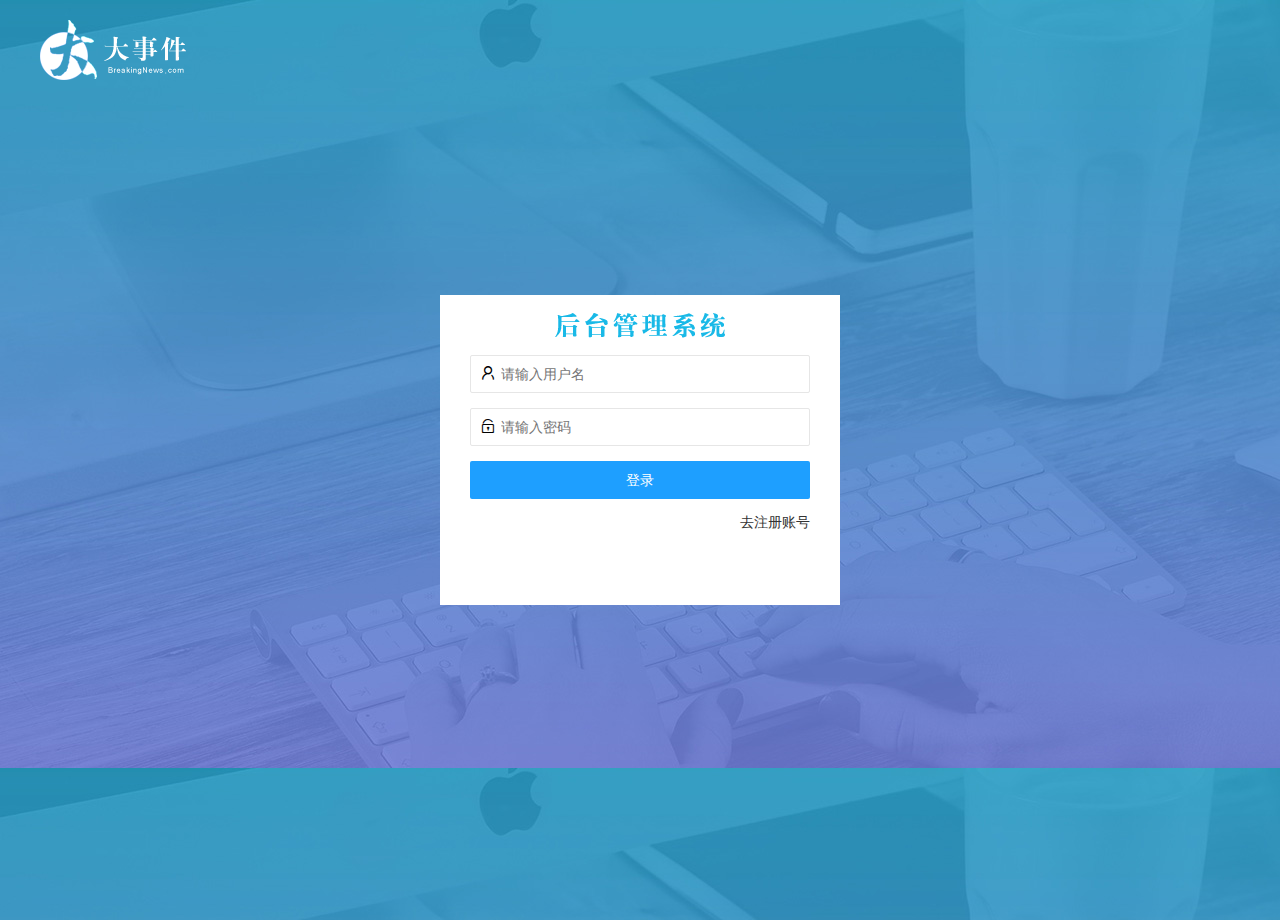
<file: login.html>
<!DOCTYPE html>
<html lang="en">
  <head>
    <meta charset="UTF-8" />
    <meta name="viewport" content="width=device-width, initial-scale=1.0" />
    <title>大事件</title>
    <!-- 引入第三方库layui的样式文件 -->
    <link rel="stylesheet" href="./assets/lib/layui/css/layui.css" />
    <!-- 引入自己写的当前页面的css文件 -->
    <link rel="stylesheet" href="./assets/css/login.css" />
  </head>
  <body>
    <!-- 头部区域-->
    <h1 class="header">
      <a href="javascript:;">
        <img src="./assets/images/logo.png" alt="" />
      </a>
    </h1>
    <!-- 登录区域 -->
    <div class="login">
      <!-- 登录的标题  -->
      <div class="title"></div>
      <!-- 登录的表单 -->
      <form class="layui-form myForm" action="">
        <!-- 第一行: 用户名 -->
        <div class="layui-form-item">
          <i class="layui-icon layui-icon-username"></i>
          <input
            type="text"
            name="username"
            required
            lay-verify="required|username"
            placeholder="请输入用户名"
            autocomplete="off"
            class="layui-input"
          />
        </div>
        <!-- 第二行: 密码 -->
        <div class="layui-form-item">
          <i class="layui-icon layui-icon-password"></i>
          <input
            type="password"
            name="password"
            required
            lay-verify="required|pass"
            placeholder="请输入密码"
            autocomplete="off"
            class="layui-input"
          />
        </div>
        <!-- 第三行: 登陆按钮 -->
        <div class="layui-form-item">
          <button
            class="layui-btn layui-btn-fluid layui-btn-normal"
            lay-submit
            lay-filter="formDemo"
          >
            登录
          </button>
        </div>
        <!-- 第四行: 去注册的超链接 -->
        <div class="layui-form-item fr">
          <a href="javascript:;"> 去注册账号</a>
        </div>
      </form>
    </div>
    <!-- 注册区域 -->
    <div class="register">
      <div class="title"></div>
      <form class="layui-form myForm" action="">
        <!-- 第一行: 用户名 -->
        <!-- 根据接口文档的data修改name属性值 -->
        <div class="layui-form-item">
          <i class="layui-icon layui-icon-username"></i>
          <input
            type="text"
            name="username"
            required
            lay-verify="required|username"
            placeholder="请输入用户名"
            autocomplete="off"
            class="layui-input"
          />
        </div>
        <!-- 第二行: 密码 -->
        <div class="layui-form-item">
          <i class="layui-icon layui-icon-password"></i>
          <input
            type="password"
            name="password"
            required
            lay-verify="required|pass"
            placeholder="请输入密码"
            autocomplete="off"
            class="layui-input pass"
          />
        </div>
        <!-- 第三行: 再次确认密码  -->
        <!-- 注意：确认密码的信息不需要提交到后台，去掉name属性 -->
        <div class="layui-form-item">
          <i class="layui-icon layui-icon-password"></i>
          <input
            type="password"
            required
            lay-verify="required|pass|repass"
            placeholder="再次确认密码"
            autocomplete="off"
            class="layui-input repass"
          />
        </div>
        <!-- 第三行: 注册按钮 -->
        <div class="layui-form-item">
          <button
            class="layui-btn layui-btn-fluid layui-btn-normal"
            lay-submit
            lay-filter="formDemo"
          >
            注册
          </button>
        </div>
        <!-- 第四行: 去登录的超链接 -->
        <div class="layui-form-item fr">
          <a href="javascript:;"> 去登录</a>
        </div>
      </form>
    </div>
    <!-- 引入jquery文件 -->
    <script src="./assets/lib/jquery.js"></script>
    <!-- 引入第三方库layui的js文件 -->
    <script src="./assets/lib/layui/layui.all.js"></script>
    <!-- 引入自己写的当前页面的js文件 -->
    <script src="./assets/js/common.js"></script>
    <script src="./assets/js/login.js"></script>
  </body>
</html>
</file>
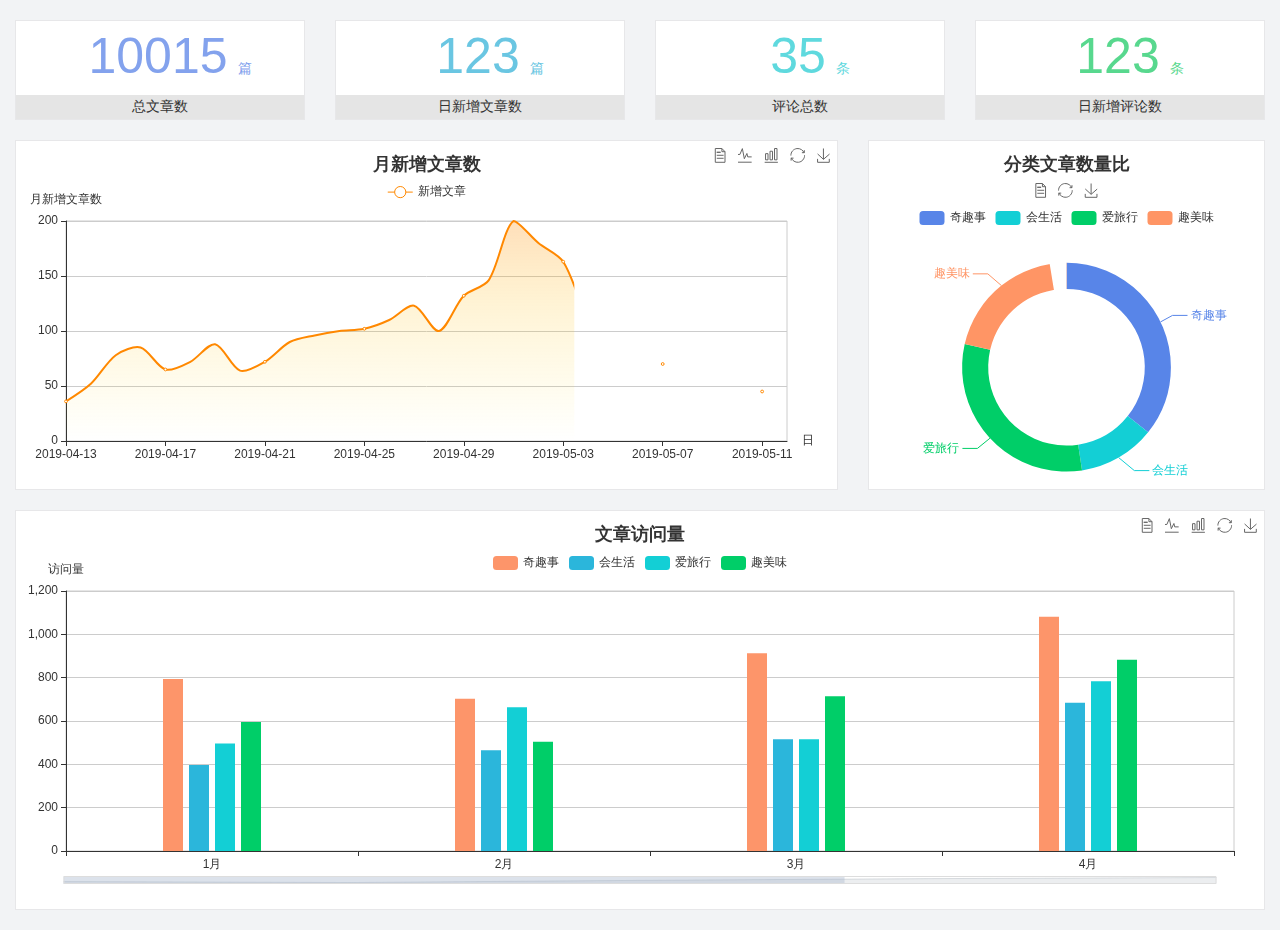
<file: home/dashboard.html>
<!DOCTYPE html>
<html lang="en">

<head>
  <meta charset="UTF-8">
  <meta name="viewport" content="width=device-width, initial-scale=1.0">
  <meta http-equiv="X-UA-Compatible" content="ie=edge">
  <title>图表统计</title>
  <link rel="stylesheet" href="../../assets/lib/bootstrap.css" />
  <link rel="stylesheet" href="../../assets/lib/main.css" />
  <script src="../../assets/lib/jquery.js"></script>
  <script type="text/javascript" src="../../assets/lib/echarts.min.js"></script>
</head>

<body>
  <div class="container-fluid">
    <div class="row spannel_list">
      <div class="col-sm-3 col-xs-6">
        <div class="spannel">
          <em>10015</em><span>篇</span>
          <b>总文章数</b>
        </div>
      </div>
      <div class="col-sm-3 col-xs-6">
        <div class="spannel scolor01">
          <em>123</em><span>篇</span>
          <b>日新增文章数</b>
        </div>
      </div>
      <div class="col-sm-3 col-xs-6">
        <div class="spannel scolor02">
          <em>35</em><span>条</span>
          <b>评论总数</b>
        </div>
      </div>
      <div class="col-sm-3 col-xs-6">
        <div class="spannel scolor03">
          <em>123</em><span>条</span>
          <b>日新增评论数</b>
        </div>
      </div>
    </div>
  </div>

  <div class="container-fluid">
    <div class="row curve-pie">
      <div class="col-lg-8 col-md-8">
        <div class="gragh_pannel" id="curve_show"></div>
      </div>
      <div class="col-lg-4 col-md-4">
        <div class="gragh_pannel" id="pie_show"></div>
      </div>
    </div>
  </div>

  <div class="container-fluid">
    <div class="column_pannel" id="column_show"></div>
  </div>

  <script>
    var oChart = echarts.init(document.getElementById('curve_show'));
    var aList_all = [
      { 'count': 36, 'date': '2019-04-13' },
      { 'count': 52, 'date': '2019-04-14' },
      { 'count': 78, 'date': '2019-04-15' },
      { 'count': 85, 'date': '2019-04-16' },
      { 'count': 65, 'date': '2019-04-17' },
      { 'count': 72, 'date': '2019-04-18' },
      { 'count': 88, 'date': '2019-04-19' },
      { 'count': 64, 'date': '2019-04-20' },
      { 'count': 72, 'date': '2019-04-21' },
      { 'count': 90, 'date': '2019-04-22' },
      { 'count': 96, 'date': '2019-04-23' },
      { 'count': 100, 'date': '2019-04-24' },
      { 'count': 102, 'date': '2019-04-25' },
      { 'count': 110, 'date': '2019-04-26' },
      { 'count': 123, 'date': '2019-04-27' },
      { 'count': 100, 'date': '2019-04-28' },
      { 'count': 132, 'date': '2019-04-29' },
      { 'count': 146, 'date': '2019-04-30' },
      { 'count': 200, 'date': '2019-05-01' },
      { 'count': 180, 'date': '2019-05-02' },
      { 'count': 163, 'date': '2019-05-03' },
      { 'count': 110, 'date': '2019-05-04' },
      { 'count': 80, 'date': '2019-05-05' },
      { 'count': 82, 'date': '2019-05-06' },
      { 'count': 70, 'date': '2019-05-07' },
      { 'count': 65, 'date': '2019-05-08' },
      { 'count': 54, 'date': '2019-05-09' },
      { 'count': 40, 'date': '2019-05-10' },
      { 'count': 45, 'date': '2019-05-11' },
      { 'count': 38, 'date': '2019-05-12' },
    ];

    let aCount = [];
    let aDate = [];

    for (var i = 0; i < aList_all.length; i++) {
      aCount.push(aList_all[i].count);
      aDate.push(aList_all[i].date);
    }

    var chartopt = {
      title: {
        text: '月新增文章数',
        left: 'center',
        top: '10'
      },
      tooltip: {
        trigger: 'axis'
      },
      legend: {
        data: ['新增文章'],
        top: '40'
      },
      toolbox: {
        show: true,
        feature: {
          mark: { show: true },
          dataView: { show: true, readOnly: false },
          magicType: { show: true, type: ['line', 'bar'] },
          restore: { show: true },
          saveAsImage: { show: true }
        }
      },
      calculable: true,
      xAxis: [
        {
          name: '日',
          type: 'category',
          boundaryGap: false,
          data: aDate
        }
      ],
      yAxis: [
        {
          name: '月新增文章数',
          type: 'value'
        }
      ],
      series: [
        {
          name: '新增文章',
          type: 'line',
          smooth: true,
          itemStyle: { normal: { areaStyle: { type: 'default' }, color: '#f80' }, lineStyle: { color: '#f80' } },
          data: aCount
        }],
      areaStyle: {
        normal: {
          color: new echarts.graphic.LinearGradient(0, 0, 0, 1, [{
            offset: 0,
            color: 'rgba(255,136,0,0.39)'
          }, {
            offset: .34,
            color: 'rgba(255,180,0,0.25)'
          }, {
            offset: 1,
            color: 'rgba(255,222,0,0.00)'
          }])

        }
      },
      grid: {
        show: true,
        x: 50,
        x2: 50,
        y: 80,
        height: 220
      }
    };

    oChart.setOption(chartopt);


    var oPie = echarts.init(document.getElementById('pie_show'));
    var oPieopt =
    {
      title: {
        top: 10,
        text: '分类文章数量比',
        x: 'center'
      },
      tooltip: {
        trigger: 'item',
        formatter: "{a} <br/>{b} : {c} ({d}%)"
      },
      color: ['#5885e8', '#13cfd5', '#00ce68', '#ff9565'],
      legend: {
        x: 'center',
        top: 65,
        data: ['奇趣事', '会生活', '爱旅行', '趣美味']
      },
      toolbox: {
        show: true,
        x: 'center',
        top: 35,
        feature: {
          mark: { show: true },
          dataView: { show: true, readOnly: false },
          magicType: {
            show: true,
            type: ['pie', 'funnel'],
            option: {
              funnel: {
                x: '25%',
                width: '50%',
                funnelAlign: 'left',
                max: 1548
              }
            }
          },
          restore: { show: true },
          saveAsImage: { show: true }
        }
      },
      calculable: true,
      series: [
        {
          name: '访问来源',
          type: 'pie',
          radius: ['45%', '60%'],
          center: ['50%', '65%'],
          data: [
            { value: 300, name: '奇趣事' },
            { value: 100, name: '会生活' },
            { value: 260, name: '爱旅行' },
            { value: 180, name: '趣美味' }
          ]
        }
      ]
    };
    oPie.setOption(oPieopt);



    var oColumn = this.echarts.init(document.getElementById('column_show'));
    var oColumnopt =
    {
      title: {
        text: '文章访问量',
        left: 'center',
        top: '10'
      },
      tooltip: {
        trigger: 'axis'
      },
      legend: {
        data: ['奇趣事', '会生活', '爱旅行', '趣美味'],
        top: '40'
      },
      toolbox: {
        show: true,
        feature: {
          mark: { show: true },
          dataView: { show: true, readOnly: false },
          magicType: { show: true, type: ['line', 'bar'] },
          restore: { show: true },
          saveAsImage: { show: true }
        }
      },
      calculable: true,
      xAxis: [
        {
          type: 'category',
          data: ['1月', '2月', '3月', '4月', '5月']
        }
      ],
      yAxis: [
        {
          name: '访问量',
          type: 'value'
        }
      ],
      series: [
        {
          name: '奇趣事',
          type: 'bar',
          barWidth: 20,
          itemStyle: {
            normal: { areaStyle: { type: 'default' }, color: '#fd956a' }
          },
          data: [800, 708, 920, 1090, 1200]
        },
        {
          name: '会生活',
          type: 'bar',
          barWidth: 20,
          itemStyle: {
            normal: { areaStyle: { type: 'default' }, color: '#2bb6db' }
          },
          data: [400, 468, 520, 690, 800]
        },
        {
          name: '爱旅行',
          type: 'bar',
          barWidth: 20,
          itemStyle: {
            normal: { areaStyle: { type: 'default' }, color: '#13cfd5' }
          },
          data: [500, 668, 520, 790, 900]
        },
        {
          name: '趣美味',
          type: 'bar',
          barWidth: 20,
          itemStyle: {
            normal: { areaStyle: { type: 'default' }, color: '#00ce68' }
          },
          data: [600, 508, 720, 890, 1000]
        }
      ],
      grid: {
        show: true,
        x: 50,
        x2: 30,
        y: 80,
        height: 260
      },
      dataZoom: [//给x轴设置滚动条
        {
          start: 0,//默认为0
          end: 100 - 1000 / 31,//默认为100
          type: 'slider',
          show: true,
          xAxisIndex: [0],
          handleSize: 0,//滑动条的 左右2个滑动条的大小
          height: 8,//组件高度
          left: 45, //左边的距离
          right: 50,//右边的距离
          bottom: 26,//右边的距离
          handleColor: '#ddd',//h滑动图标的颜色
          handleStyle: {
            borderColor: "#cacaca",
            borderWidth: "1",
            shadowBlur: 2,
            background: "#ddd",
            shadowColor: "#ddd",
          }
        }]
    };
    oColumn.setOption(oColumnopt);
  </script>
</body>

</html>
</file>
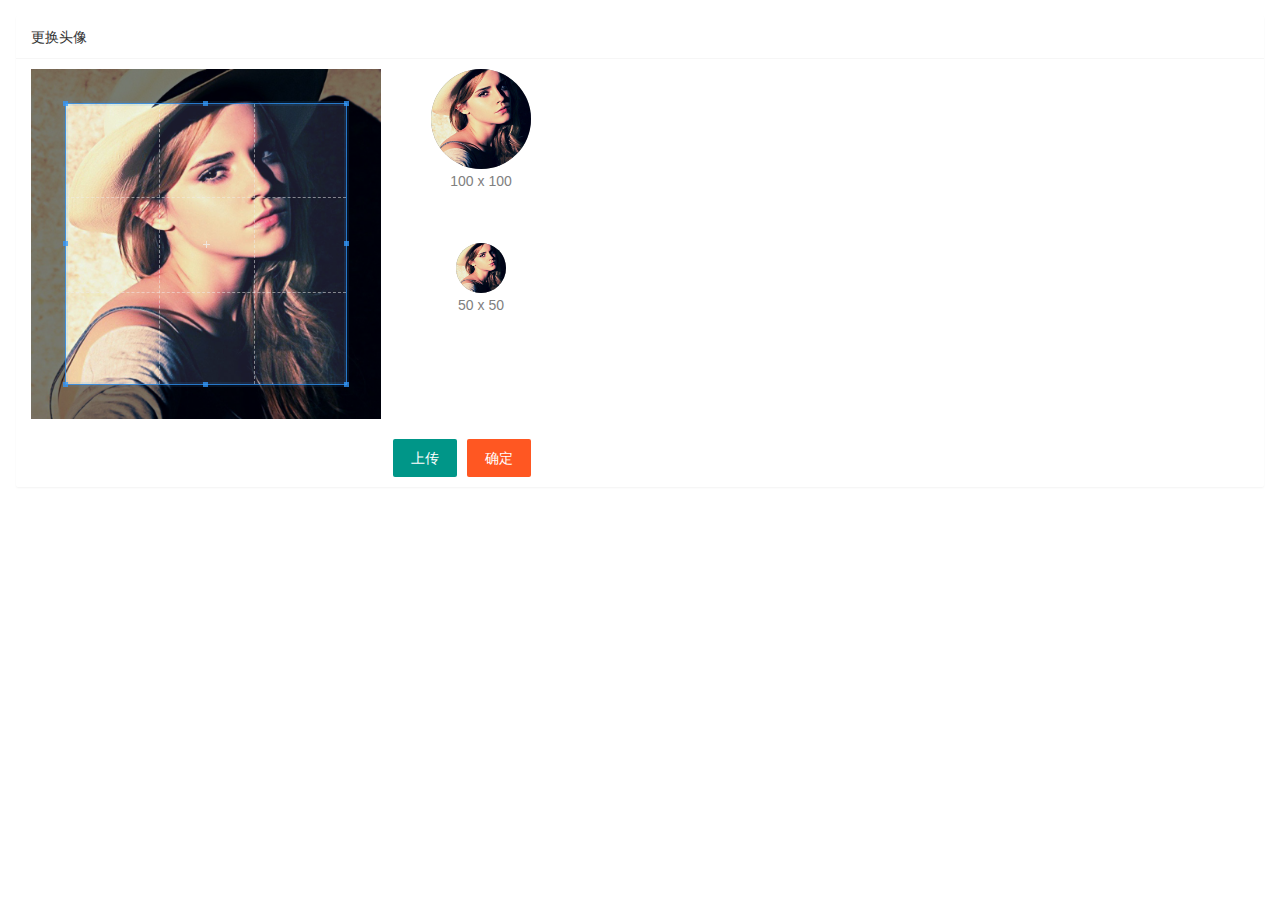
<file: user/user-avatar.html>
<!DOCTYPE html>
<html lang="en">
  <head>
    <meta charset="UTF-8" />
    <meta name="viewport" content="width=device-width, initial-scale=1.0" />
    <title>Document</title>
    <link rel="stylesheet" href="../assets/lib/layui/css/layui.css" />
    <link rel="stylesheet" href="../assets/lib/cropper/cropper.css" />
    <link rel="stylesheet" href="../assets/css/user/user-avatar.css" />
  </head>
  <body>
    <div class="layui-card">
      <div class="layui-card-header">更换头像</div>
      <div class="layui-card-body">
        <div class="box">
          <div class="cropper">
            <img id="image" src="../assets/images/sample.jpg" alt="" />
          </div>
          <div class="preview">
            <div class="prev">
              <div class="img-preview w100"></div>
              <p>100 x 100</p>
            </div>
            <div class="prev">
              <div class="img-preview w50"></div>
              <p>50 x 50</p>
            </div>
          </div>
        </div>
        <div class="button">
          <input type="file" id="avatar" style="display: none;">
          <button type="button" class="layui-btn btn-upload">上传</button>
          <button type="button" class="layui-btn layui-btn-danger btn-sure">确定</button>
        </div>
      </div>
    </div>
    <script src="../assets/lib/jquery.js"></script>
    <script src="../assets/lib/layui/layui.all.js"></script>
    <!-- 注意引入顺序 -->
    <script src="../assets/lib/cropper/Cropper.js"></script>
    <script src="../assets/lib/cropper/jquery-cropper.js"></script>
    <script src="../assets/js/common.js"></script>
    <script src="../assets/js/user/user-avatar.js"></script>
  </body>
</html>
</file>
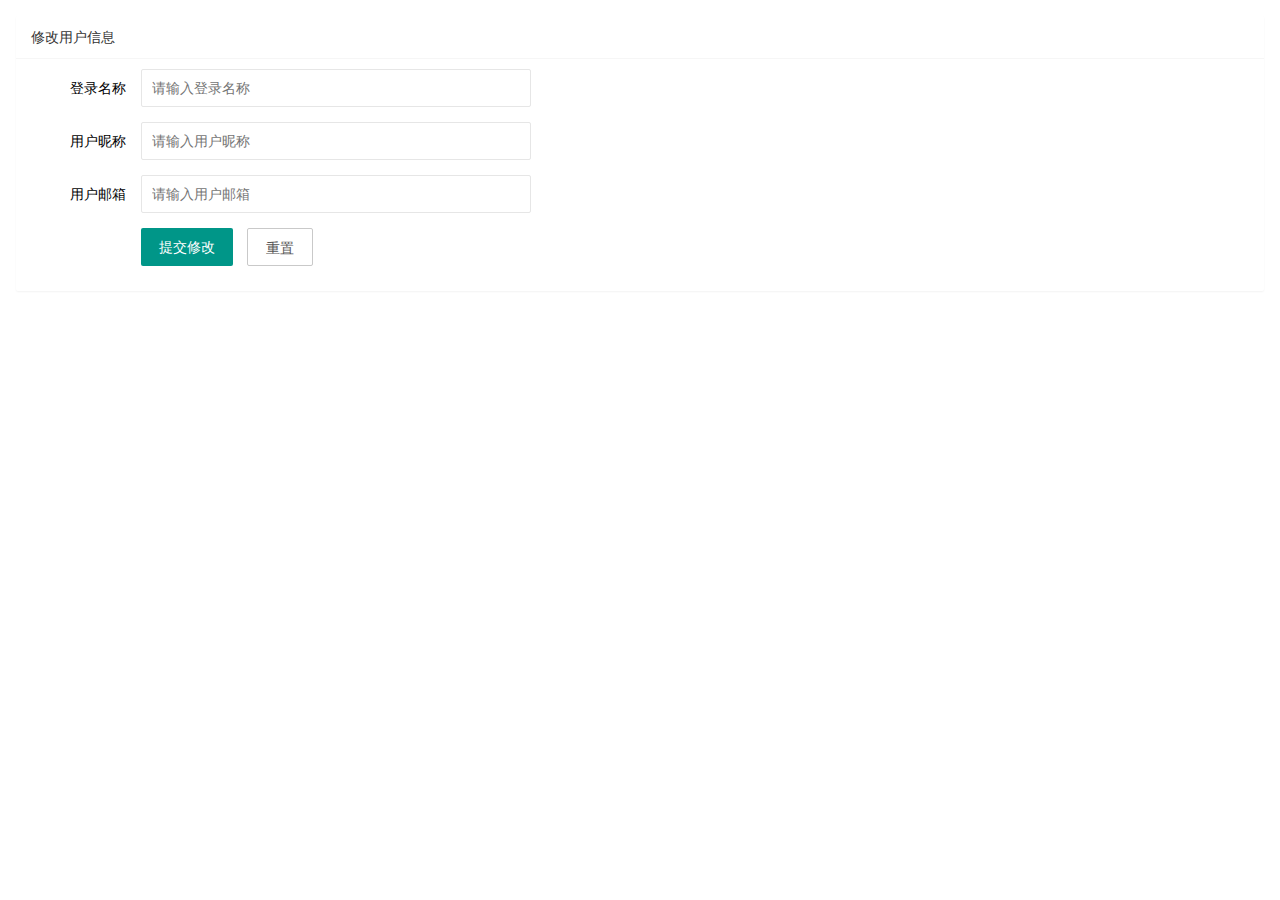
<file: user/user-info.html>
<!DOCTYPE html>
<html lang="en">
  <head>
    <meta charset="UTF-8" />
    <meta name="viewport" content="width=device-width, initial-scale=1.0" />
    <title>基本资料</title>
    <link rel="stylesheet" href="../assets/lib/layui/css/layui.css" />
    <link rel="stylesheet" href="../assets/css/user/user-info.css" />
  </head>
  <body>
    <div class="layui-card">
      <div class="layui-card-header">修改用户信息</div>
      <div class="layui-card-body">
        <form class="layui-form myForm" lay-filter="formTest" action="">
          <input type="hidden" name="id">
          <div class="layui-form-item">
            <label class="layui-form-label">登录名称</label>
            <div class="layui-input-block">
              <input
                type="text"
                name="username"
                required
                lay-verify="required"
                placeholder="请输入登录名称"
                autocomplete="off"
                class="layui-input"
              />
            </div>
          </div>
          <div class="layui-form-item">
            <label class="layui-form-label">用户昵称</label>
            <div class="layui-input-block">
              <input
                type="text"
                name="nickname"
                required
                lay-verify="required|username"
                placeholder="请输入用户昵称"
                autocomplete="off"
                class="layui-input"
              />
            </div>
          </div>
          <div class="layui-form-item">
            <label class="layui-form-label">用户邮箱</label>
            <div class="layui-input-block">
              <input
                type="text"
                name="email"
                required
                lay-verify="required|email"
                placeholder="请输入用户邮箱"
                autocomplete="off"
                class="layui-input"
              />
            </div>
          </div>
          <div class="layui-form-item">
            <div class="layui-input-block">
              <button class="layui-btn submit" lay-submit lay-filter="formDemo">
                提交修改
              </button>
              <button class="layui-btn reset layui-btn-primary">
                重置
              </button>
            </div>
          </div>
        </form>
      </div>
    </div>
    <script src="../assets/lib/layui/layui.all.js"></script>
    <script src="../assets/lib/jquery.js"></script>
    <script src="../assets/js/common.js"></script>
    <script src="../assets/js/user/user-info.js"></script>
  </body>
</html>
</file>
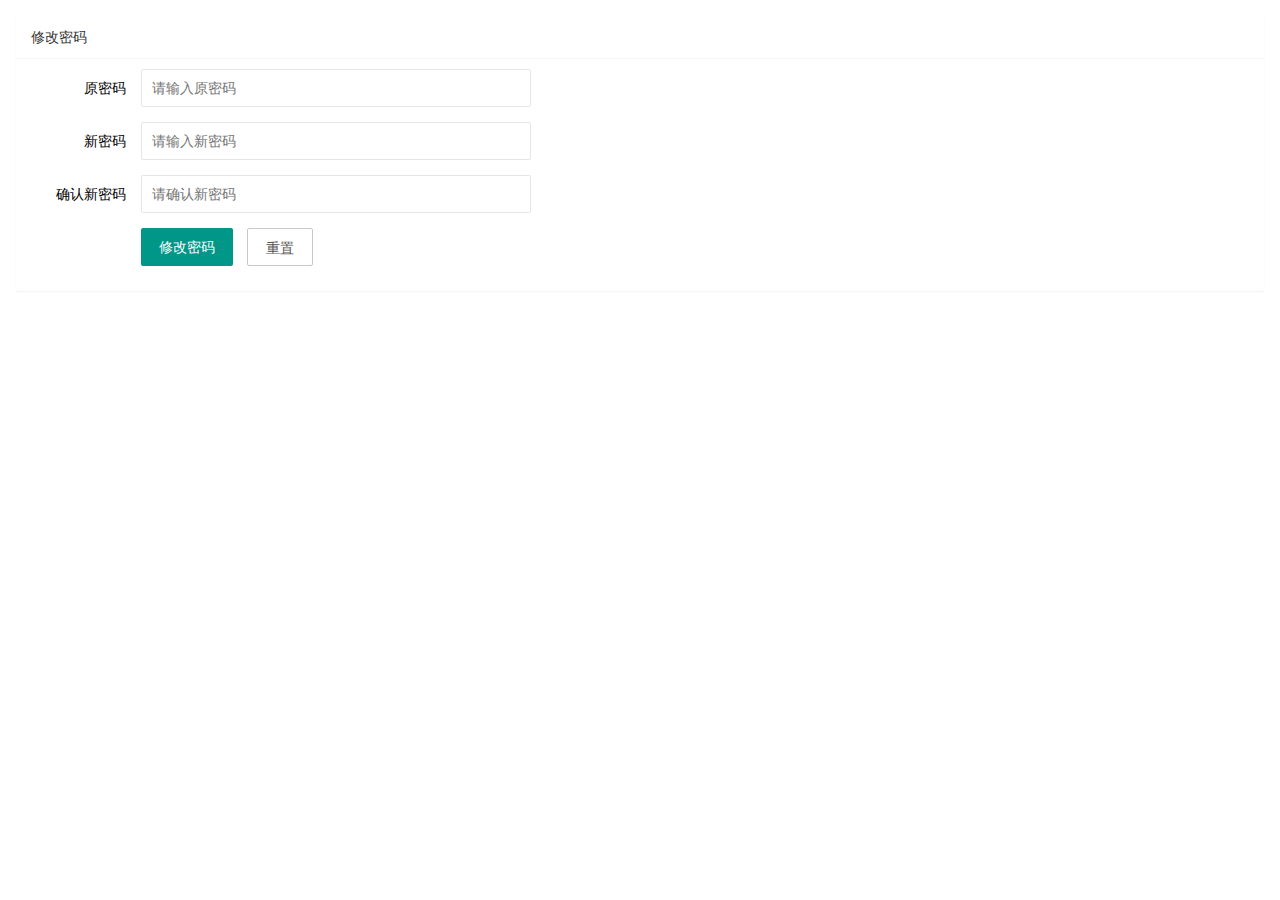
<file: user/user-pass.html>
<!DOCTYPE html>
<html lang="en">
<head>
  <meta charset="UTF-8">
  <meta name="viewport" content="width=device-width, initial-scale=1.0">
  <title>Document</title>
  <link rel="stylesheet" href="../assets/lib/layui/css/layui.css">
  <link rel="stylesheet" href="../assets/css/user/user-info.css">
</head>
<body>
  <div class="layui-card">
    <div class="layui-card-header">修改密码</div>
    <div class="layui-card-body">
      <form class="layui-form myForm" action="">
        <div class="layui-form-item">
          <label class="layui-form-label">原密码</label>
          <div class="layui-input-block">
            <input type="password" name="oldPwd" required lay-verify="required|pass" placeholder="请输入原密码" autocomplete="off" class="layui-input">
          </div>
        </div>
        <div class="layui-form-item">
          <label class="layui-form-label">新密码</label>
          <div class="layui-input-block">
            <input type="password" name="newPwd" required lay-verify="required|pass" placeholder="请输入新密码" autocomplete="off" class="layui-input pass">
          </div>
        </div>
        <div class="layui-form-item">
          <label class="layui-form-label">确认新密码</label>
          <div class="layui-input-block">
            <input type="password" required lay-verify="required|pass|repass" placeholder="请确认新密码" autocomplete="off" class="layui-input repass">
          </div>
        </div>
        <div class="layui-form-item">
          <div class="layui-input-block">
            <button class="layui-btn" lay-submit lay-filter="formDemo">修改密码</button>
            <button type="reset" class="layui-btn layui-btn-primary">重置</button>
          </div>
        </div>
      </form>
    </div>
  </div>
  <script src="../assets/lib/layui/layui.all.js"></script>
  <script src="../assets/lib/jquery.js"></script>
  <script src="../assets/js/common.js"></script>
  <script src="../assets/js/user/user-pass.js"></script>
</body>
</html>
</file>
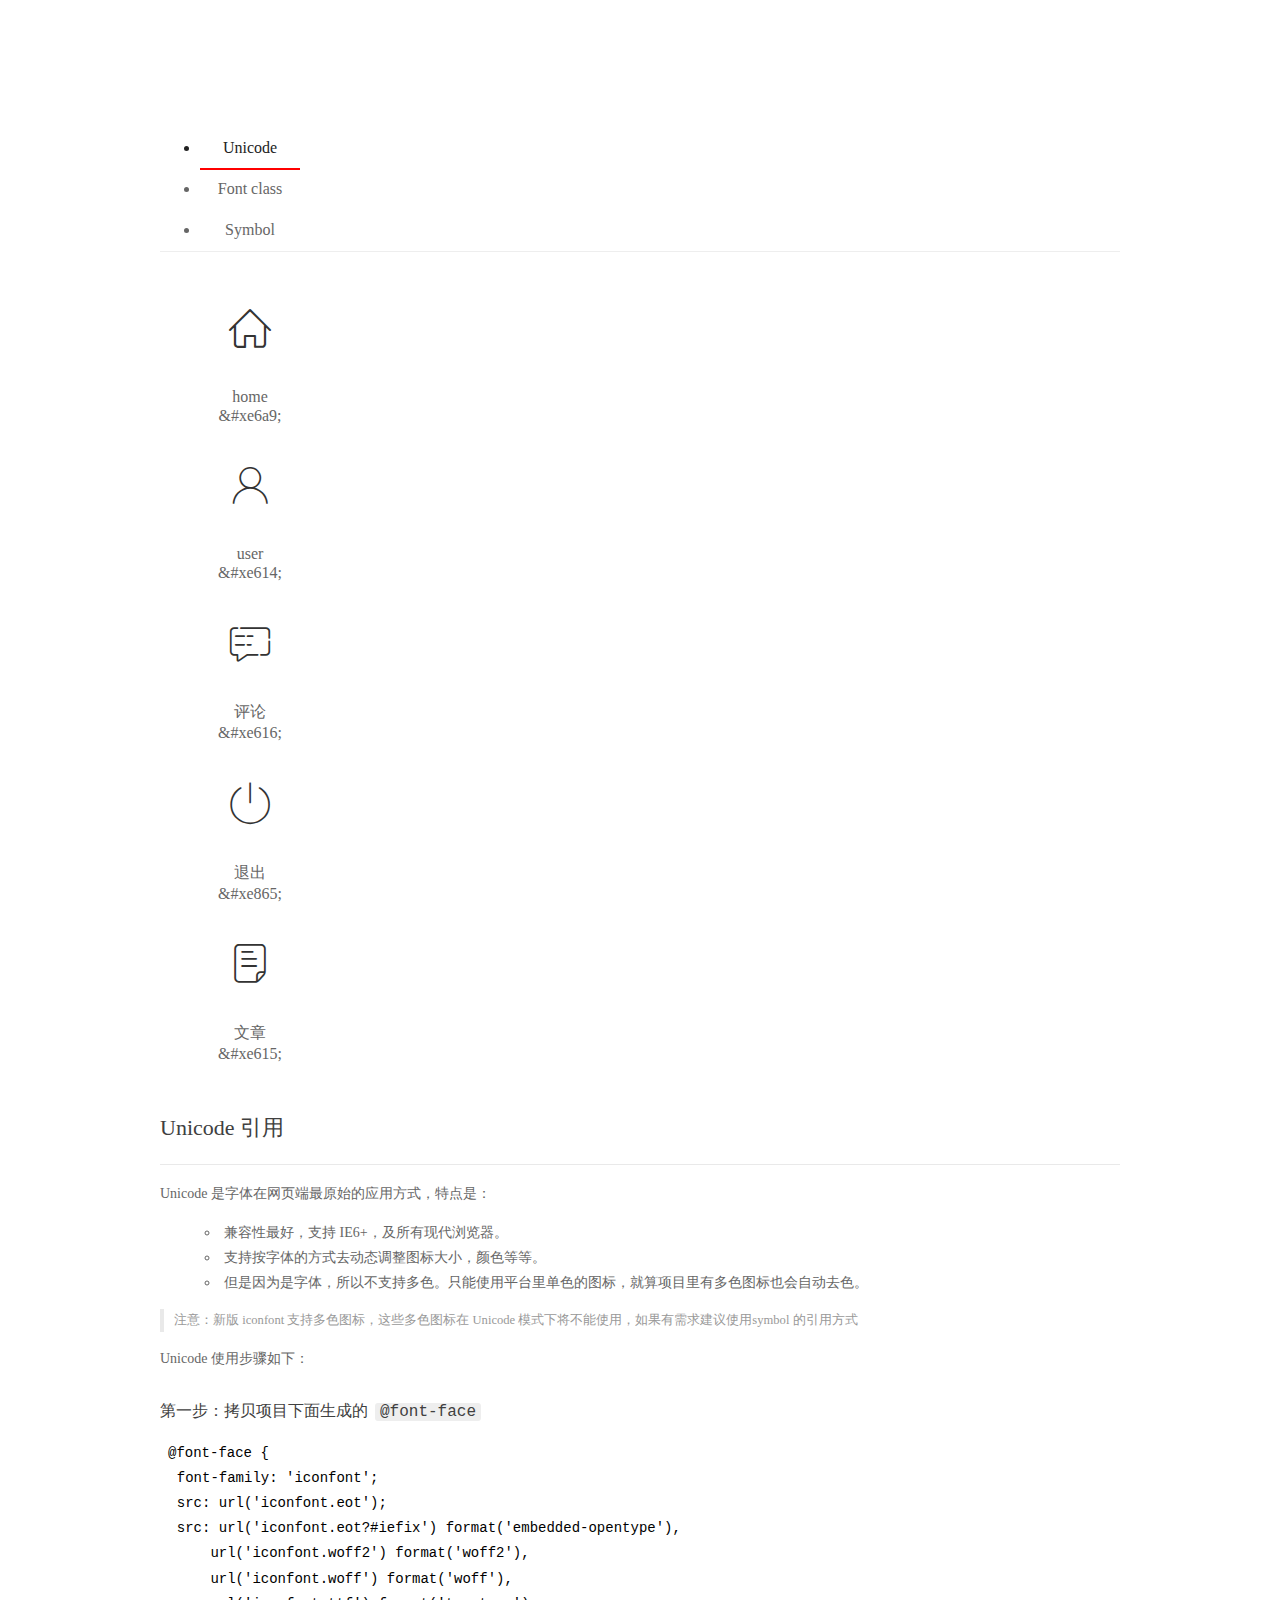
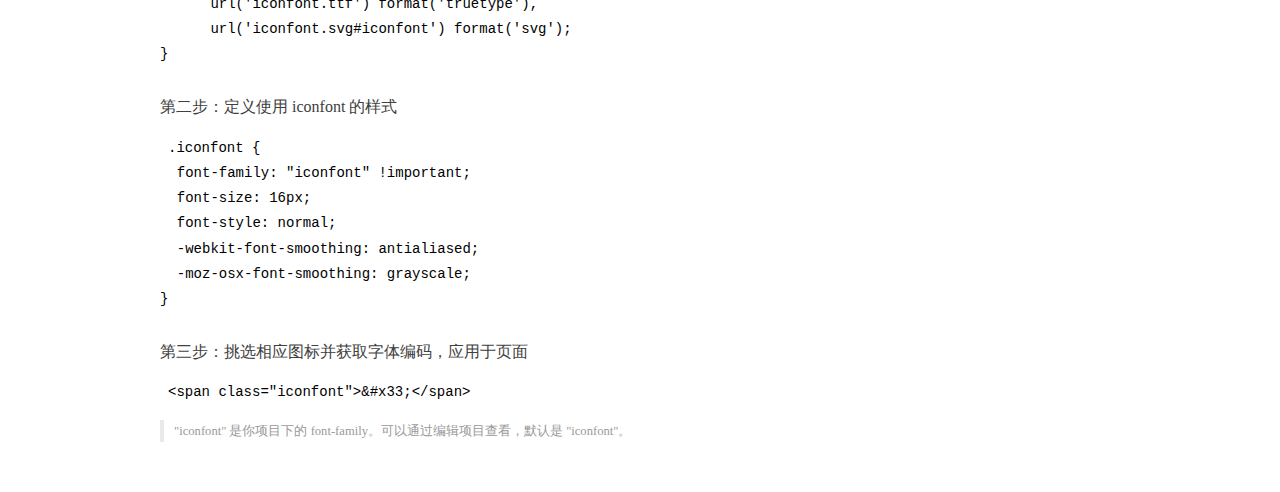
<file: assets/fonts/demo_index.html>
<!DOCTYPE html>
<html>
<head>
  <meta charset="utf-8"/>
  <title>IconFont Demo</title>
  <link rel="shortcut icon" href="https://gtms04.alicdn.com/tps/i4/TB1_oz6GVXXXXaFXpXXJDFnIXXX-64-64.ico" type="image/x-icon"/>
  <link rel="stylesheet" href="https://g.alicdn.com/thx/cube/1.3.2/cube.min.css">
  <link rel="stylesheet" href="demo.css">
  <link rel="stylesheet" href="iconfont.css">
  <script src="iconfont.js"></script>
  <!-- jQuery -->
  <script src="https://a1.alicdn.com/oss/uploads/2018/12/26/7bfddb60-08e8-11e9-9b04-53e73bb6408b.js"></script>
  <!-- 代码高亮 -->
  <script src="https://a1.alicdn.com/oss/uploads/2018/12/26/a3f714d0-08e6-11e9-8a15-ebf944d7534c.js"></script>
</head>
<body>
  <div class="main">
    <h1 class="logo"><a href="https://www.iconfont.cn/" title="iconfont 首页" target="_blank">&#xe86b;</a></h1>
    <div class="nav-tabs">
      <ul id="tabs" class="dib-box">
        <li class="dib active"><span>Unicode</span></li>
        <li class="dib"><span>Font class</span></li>
        <li class="dib"><span>Symbol</span></li>
      </ul>
      
    </div>
    <div class="tab-container">
      <div class="content unicode" style="display: block;">
          <ul class="icon_lists dib-box">
          
            <li class="dib">
              <span class="icon iconfont">&#xe6a9;</span>
                <div class="name">home</div>
                <div class="code-name">&amp;#xe6a9;</div>
              </li>
          
            <li class="dib">
              <span class="icon iconfont">&#xe614;</span>
                <div class="name">user</div>
                <div class="code-name">&amp;#xe614;</div>
              </li>
          
            <li class="dib">
              <span class="icon iconfont">&#xe616;</span>
                <div class="name">评论</div>
                <div class="code-name">&amp;#xe616;</div>
              </li>
          
            <li class="dib">
              <span class="icon iconfont">&#xe865;</span>
                <div class="name">退出</div>
                <div class="code-name">&amp;#xe865;</div>
              </li>
          
            <li class="dib">
              <span class="icon iconfont">&#xe615;</span>
                <div class="name">文章</div>
                <div class="code-name">&amp;#xe615;</div>
              </li>
          
          </ul>
          <div class="article markdown">
          <h2 id="unicode-">Unicode 引用</h2>
          <hr>

          <p>Unicode 是字体在网页端最原始的应用方式，特点是：</p>
          <ul>
            <li>兼容性最好，支持 IE6+，及所有现代浏览器。</li>
            <li>支持按字体的方式去动态调整图标大小，颜色等等。</li>
            <li>但是因为是字体，所以不支持多色。只能使用平台里单色的图标，就算项目里有多色图标也会自动去色。</li>
          </ul>
          <blockquote>
            <p>注意：新版 iconfont 支持多色图标，这些多色图标在 Unicode 模式下将不能使用，如果有需求建议使用symbol 的引用方式</p>
          </blockquote>
          <p>Unicode 使用步骤如下：</p>
          <h3 id="-font-face">第一步：拷贝项目下面生成的 <code>@font-face</code></h3>
<pre><code class="language-css"
>@font-face {
  font-family: 'iconfont';
  src: url('iconfont.eot');
  src: url('iconfont.eot?#iefix') format('embedded-opentype'),
      url('iconfont.woff2') format('woff2'),
      url('iconfont.woff') format('woff'),
      url('iconfont.ttf') format('truetype'),
      url('iconfont.svg#iconfont') format('svg');
}
</code></pre>
          <h3 id="-iconfont-">第二步：定义使用 iconfont 的样式</h3>
<pre><code class="language-css"
>.iconfont {
  font-family: "iconfont" !important;
  font-size: 16px;
  font-style: normal;
  -webkit-font-smoothing: antialiased;
  -moz-osx-font-smoothing: grayscale;
}
</code></pre>
          <h3 id="-">第三步：挑选相应图标并获取字体编码，应用于页面</h3>
<pre>
<code class="language-html"
>&lt;span class="iconfont"&gt;&amp;#x33;&lt;/span&gt;
</code></pre>
          <blockquote>
            <p>"iconfont" 是你项目下的 font-family。可以通过编辑项目查看，默认是 "iconfont"。</p>
          </blockquote>
          </div>
      </div>
      <div class="content font-class">
        <ul class="icon_lists dib-box">
          
          <li class="dib">
            <span class="icon iconfont icon-home"></span>
            <div class="name">
              home
            </div>
            <div class="code-name">.icon-home
            </div>
          </li>
          
          <li class="dib">
            <span class="icon iconfont icon-user"></span>
            <div class="name">
              user
            </div>
            <div class="code-name">.icon-user
            </div>
          </li>
          
          <li class="dib">
            <span class="icon iconfont icon-pinglun"></span>
            <div class="name">
              评论
            </div>
            <div class="code-name">.icon-pinglun
            </div>
          </li>
          
          <li class="dib">
            <span class="icon iconfont icon-tuichu"></span>
            <div class="name">
              退出
            </div>
            <div class="code-name">.icon-tuichu
            </div>
          </li>
          
          <li class="dib">
            <span class="icon iconfont icon-16"></span>
            <div class="name">
              文章
            </div>
            <div class="code-name">.icon-16
            </div>
          </li>
          
        </ul>
        <div class="article markdown">
        <h2 id="font-class-">font-class 引用</h2>
        <hr>

        <p>font-class 是 Unicode 使用方式的一种变种，主要是解决 Unicode 书写不直观，语意不明确的问题。</p>
        <p>与 Unicode 使用方式相比，具有如下特点：</p>
        <ul>
          <li>兼容性良好，支持 IE8+，及所有现代浏览器。</li>
          <li>相比于 Unicode 语意明确，书写更直观。可以很容易分辨这个 icon 是什么。</li>
          <li>因为使用 class 来定义图标，所以当要替换图标时，只需要修改 class 里面的 Unicode 引用。</li>
          <li>不过因为本质上还是使用的字体，所以多色图标还是不支持的。</li>
        </ul>
        <p>使用步骤如下：</p>
        <h3 id="-fontclass-">第一步：引入项目下面生成的 fontclass 代码：</h3>
<pre><code class="language-html">&lt;link rel="stylesheet" href="./iconfont.css"&gt;
</code></pre>
        <h3 id="-">第二步：挑选相应图标并获取类名，应用于页面：</h3>
<pre><code class="language-html">&lt;span class="iconfont icon-xxx"&gt;&lt;/span&gt;
</code></pre>
        <blockquote>
          <p>"
            iconfont" 是你项目下的 font-family。可以通过编辑项目查看，默认是 "iconfont"。</p>
        </blockquote>
      </div>
      </div>
      <div class="content symbol">
          <ul class="icon_lists dib-box">
          
            <li class="dib">
                <svg class="icon svg-icon" aria-hidden="true">
                  <use xlink:href="#icon-home"></use>
                </svg>
                <div class="name">home</div>
                <div class="code-name">#icon-home</div>
            </li>
          
            <li class="dib">
                <svg class="icon svg-icon" aria-hidden="true">
                  <use xlink:href="#icon-user"></use>
                </svg>
                <div class="name">user</div>
                <div class="code-name">#icon-user</div>
            </li>
          
            <li class="dib">
                <svg class="icon svg-icon" aria-hidden="true">
                  <use xlink:href="#icon-pinglun"></use>
                </svg>
                <div class="name">评论</div>
                <div class="code-name">#icon-pinglun</div>
            </li>
          
            <li class="dib">
                <svg class="icon svg-icon" aria-hidden="true">
                  <use xlink:href="#icon-tuichu"></use>
                </svg>
                <div class="name">退出</div>
                <div class="code-name">#icon-tuichu</div>
            </li>
          
            <li class="dib">
                <svg class="icon svg-icon" aria-hidden="true">
                  <use xlink:href="#icon-16"></use>
                </svg>
                <div class="name">文章</div>
                <div class="code-name">#icon-16</div>
            </li>
          
          </ul>
          <div class="article markdown">
          <h2 id="symbol-">Symbol 引用</h2>
          <hr>

          <p>这是一种全新的使用方式，应该说这才是未来的主流，也是平台目前推荐的用法。相关介绍可以参考这篇<a href="">文章</a>
            这种用法其实是做了一个 SVG 的集合，与另外两种相比具有如下特点：</p>
          <ul>
            <li>支持多色图标了，不再受单色限制。</li>
            <li>通过一些技巧，支持像字体那样，通过 <code>font-size</code>, <code>color</code> 来调整样式。</li>
            <li>兼容性较差，支持 IE9+，及现代浏览器。</li>
            <li>浏览器渲染 SVG 的性能一般，还不如 png。</li>
          </ul>
          <p>使用步骤如下：</p>
          <h3 id="-symbol-">第一步：引入项目下面生成的 symbol 代码：</h3>
<pre><code class="language-html">&lt;script src="./iconfont.js"&gt;&lt;/script&gt;
</code></pre>
          <h3 id="-css-">第二步：加入通用 CSS 代码（引入一次就行）：</h3>
<pre><code class="language-html">&lt;style&gt;
.icon {
  width: 1em;
  height: 1em;
  vertical-align: -0.15em;
  fill: currentColor;
  overflow: hidden;
}
&lt;/style&gt;
</code></pre>
          <h3 id="-">第三步：挑选相应图标并获取类名，应用于页面：</h3>
<pre><code class="language-html">&lt;svg class="icon" aria-hidden="true"&gt;
  &lt;use xlink:href="#icon-xxx"&gt;&lt;/use&gt;
&lt;/svg&gt;
</code></pre>
          </div>
      </div>

    </div>
  </div>
  <script>
  $(document).ready(function () {
      $('.tab-container .content:first').show()

      $('#tabs li').click(function (e) {
        var tabContent = $('.tab-container .content')
        var index = $(this).index()

        if ($(this).hasClass('active')) {
          return
        } else {
          $('#tabs li').removeClass('active')
          $(this).addClass('active')

          tabContent.hide().eq(index).fadeIn()
        }
      })
    })
  </script>
</body>
</html>
</file>
<file: assets/lib/layui/css/layui.css>
/** layui-v2.5.6 MIT License By https://www.layui.com */
 .layui-inline,img{display:inline-block;vertical-align:middle}h1,h2,h3,h4,h5,h6{font-weight:400}.layui-edge,.layui-header,.layui-inline,.layui-main{position:relative}.layui-body,.layui-edge,.layui-elip{overflow:hidden}.layui-btn,.layui-edge,.layui-inline,img{vertical-align:middle}.layui-btn,.layui-disabled,.layui-icon,.layui-unselect{-moz-user-select:none;-webkit-user-select:none;-ms-user-select:none}.layui-elip,.layui-form-checkbox span,.layui-form-pane .layui-form-label{text-overflow:ellipsis;white-space:nowrap}.layui-breadcrumb,.layui-tree-btnGroup{visibility:hidden}blockquote,body,button,dd,div,dl,dt,form,h1,h2,h3,h4,h5,h6,input,li,ol,p,pre,td,textarea,th,ul{margin:0;padding:0;-webkit-tap-highlight-color:rgba(0,0,0,0)}a:active,a:hover{outline:0}img{border:none}li{list-style:none}table{border-collapse:collapse;border-spacing:0}h4,h5,h6{font-size:100%}button,input,optgroup,option,select,textarea{font-family:inherit;font-size:inherit;font-style:inherit;font-weight:inherit;outline:0}pre{white-space:pre-wrap;white-space:-moz-pre-wrap;white-space:-pre-wrap;white-space:-o-pre-wrap;word-wrap:break-word}body{line-height:24px;font:14px Helvetica Neue,Helvetica,PingFang SC,Tahoma,Arial,sans-serif}hr{height:1px;margin:10px 0;border:0;clear:both}a{color:#333;text-decoration:none}a:hover{color:#777}a cite{font-style:normal;*cursor:pointer}.layui-border-box,.layui-border-box *{box-sizing:border-box}.layui-box,.layui-box *{box-sizing:content-box}.layui-clear{clear:both;*zoom:1}.layui-clear:after{content:'\20';clear:both;*zoom:1;display:block;height:0}.layui-inline{*display:inline;*zoom:1}.layui-edge{display:inline-block;width:0;height:0;border-width:6px;border-style:dashed;border-color:transparent}.layui-edge-top{top:-4px;border-bottom-color:#999;border-bottom-style:solid}.layui-edge-right{border-left-color:#999;border-left-style:solid}.layui-edge-bottom{top:2px;border-top-color:#999;border-top-style:solid}.layui-edge-left{border-right-color:#999;border-right-style:solid}.layui-disabled,.layui-disabled:hover{color:#d2d2d2!important;cursor:not-allowed!important}.layui-circle{border-radius:100%}.layui-show{display:block!important}.layui-hide{display:none!important}@font-face{font-family:layui-icon;src:url(../font/iconfont.eot?v=256);src:url(../font/iconfont.eot?v=256#iefix) format('embedded-opentype'),url(../font/iconfont.woff2?v=256) format('woff2'),url(../font/iconfont.woff?v=256) format('woff'),url(../font/iconfont.ttf?v=256) format('truetype'),url(../font/iconfont.svg?v=256#layui-icon) format('svg')}.layui-icon{font-family:layui-icon!important;font-size:16px;font-style:normal;-webkit-font-smoothing:antialiased;-moz-osx-font-smoothing:grayscale}.layui-icon-reply-fill:before{content:"\e611"}.layui-icon-set-fill:before{content:"\e614"}.layui-icon-menu-fill:before{content:"\e60f"}.layui-icon-search:before{content:"\e615"}.layui-icon-share:before{content:"\e641"}.layui-icon-set-sm:before{content:"\e620"}.layui-icon-engine:before{content:"\e628"}.layui-icon-close:before{content:"\1006"}.layui-icon-close-fill:before{content:"\1007"}.layui-icon-chart-screen:before{content:"\e629"}.layui-icon-star:before{content:"\e600"}.layui-icon-circle-dot:before{content:"\e617"}.layui-icon-chat:before{content:"\e606"}.layui-icon-release:before{content:"\e609"}.layui-icon-list:before{content:"\e60a"}.layui-icon-chart:before{content:"\e62c"}.layui-icon-ok-circle:before{content:"\1005"}.layui-icon-layim-theme:before{content:"\e61b"}.layui-icon-table:before{content:"\e62d"}.layui-icon-right:before{content:"\e602"}.layui-icon-left:before{content:"\e603"}.layui-icon-cart-simple:before{content:"\e698"}.layui-icon-face-cry:before{content:"\e69c"}.layui-icon-face-smile:before{content:"\e6af"}.layui-icon-survey:before{content:"\e6b2"}.layui-icon-tree:before{content:"\e62e"}.layui-icon-ie:before{content:"\e7bb"}.layui-icon-upload-circle:before{content:"\e62f"}.layui-icon-add-circle:before{content:"\e61f"}.layui-icon-download-circle:before{content:"\e601"}.layui-icon-templeate-1:before{content:"\e630"}.layui-icon-util:before{content:"\e631"}.layui-icon-face-surprised:before{content:"\e664"}.layui-icon-edit:before{content:"\e642"}.layui-icon-speaker:before{content:"\e645"}.layui-icon-down:before{content:"\e61a"}.layui-icon-file:before{content:"\e621"}.layui-icon-layouts:before{content:"\e632"}.layui-icon-rate-half:before{content:"\e6c9"}.layui-icon-add-circle-fine:before{content:"\e608"}.layui-icon-prev-circle:before{content:"\e633"}.layui-icon-read:before{content:"\e705"}.layui-icon-404:before{content:"\e61c"}.layui-icon-carousel:before{content:"\e634"}.layui-icon-help:before{content:"\e607"}.layui-icon-code-circle:before{content:"\e635"}.layui-icon-windows:before{content:"\e67f"}.layui-icon-water:before{content:"\e636"}.layui-icon-username:before{content:"\e66f"}.layui-icon-find-fill:before{content:"\e670"}.layui-icon-about:before{content:"\e60b"}.layui-icon-location:before{content:"\e715"}.layui-icon-up:before{content:"\e619"}.layui-icon-pause:before{content:"\e651"}.layui-icon-date:before{content:"\e637"}.layui-icon-layim-uploadfile:before{content:"\e61d"}.layui-icon-delete:before{content:"\e640"}.layui-icon-play:before{content:"\e652"}.layui-icon-top:before{content:"\e604"}.layui-icon-firefox:before{content:"\e686"}.layui-icon-friends:before{content:"\e612"}.layui-icon-refresh-3:before{content:"\e9aa"}.layui-icon-ok:before{content:"\e605"}.layui-icon-layer:before{content:"\e638"}.layui-icon-face-smile-fine:before{content:"\e60c"}.layui-icon-dollar:before{content:"\e659"}.layui-icon-group:before{content:"\e613"}.layui-icon-layim-download:before{content:"\e61e"}.layui-icon-picture-fine:before{content:"\e60d"}.layui-icon-link:before{content:"\e64c"}.layui-icon-diamond:before{content:"\e735"}.layui-icon-log:before{content:"\e60e"}.layui-icon-key:before{content:"\e683"}.layui-icon-rate-solid:before{content:"\e67a"}.layui-icon-fonts-del:before{content:"\e64f"}.layui-icon-unlink:before{content:"\e64d"}.layui-icon-fonts-clear:before{content:"\e639"}.layui-icon-triangle-r:before{content:"\e623"}.layui-icon-circle:before{content:"\e63f"}.layui-icon-radio:before{content:"\e643"}.layui-icon-align-center:before{content:"\e647"}.layui-icon-align-right:before{content:"\e648"}.layui-icon-align-left:before{content:"\e649"}.layui-icon-loading-1:before{content:"\e63e"}.layui-icon-return:before{content:"\e65c"}.layui-icon-fonts-strong:before{content:"\e62b"}.layui-icon-upload:before{content:"\e67c"}.layui-icon-dialogue:before{content:"\e63a"}.layui-icon-video:before{content:"\e6ed"}.layui-icon-headset:before{content:"\e6fc"}.layui-icon-cellphone-fine:before{content:"\e63b"}.layui-icon-add-1:before{content:"\e654"}.layui-icon-face-smile-b:before{content:"\e650"}.layui-icon-fonts-html:before{content:"\e64b"}.layui-icon-screen-full:before{content:"\e622"}.layui-icon-form:before{content:"\e63c"}.layui-icon-cart:before{content:"\e657"}.layui-icon-camera-fill:before{content:"\e65d"}.layui-icon-tabs:before{content:"\e62a"}.layui-icon-heart-fill:before{content:"\e68f"}.layui-icon-fonts-code:before{content:"\e64e"}.layui-icon-ios:before{content:"\e680"}.layui-icon-at:before{content:"\e687"}.layui-icon-fire:before{content:"\e756"}.layui-icon-set:before{content:"\e716"}.layui-icon-fonts-u:before{content:"\e646"}.layui-icon-triangle-d:before{content:"\e625"}.layui-icon-tips:before{content:"\e702"}.layui-icon-picture:before{content:"\e64a"}.layui-icon-more-vertical:before{content:"\e671"}.layui-icon-bluetooth:before{content:"\e689"}.layui-icon-flag:before{content:"\e66c"}.layui-icon-loading:before{content:"\e63d"}.layui-icon-fonts-i:before{content:"\e644"}.layui-icon-refresh-1:before{content:"\e666"}.layui-icon-rmb:before{content:"\e65e"}.layui-icon-addition:before{content:"\e624"}.layui-icon-home:before{content:"\e68e"}.layui-icon-time:before{content:"\e68d"}.layui-icon-user:before{content:"\e770"}.layui-icon-notice:before{content:"\e667"}.layui-icon-chrome:before{content:"\e68a"}.layui-icon-edge:before{content:"\e68b"}.layui-icon-login-weibo:before{content:"\e675"}.layui-icon-voice:before{content:"\e688"}.layui-icon-upload-drag:before{content:"\e681"}.layui-icon-login-qq:before{content:"\e676"}.layui-icon-snowflake:before{content:"\e6b1"}.layui-icon-heart:before{content:"\e68c"}.layui-icon-logout:before{content:"\e682"}.layui-icon-file-b:before{content:"\e655"}.layui-icon-template:before{content:"\e663"}.layui-icon-transfer:before{content:"\e691"}.layui-icon-auz:before{content:"\e672"}.layui-icon-console:before{content:"\e665"}.layui-icon-app:before{content:"\e653"}.layui-icon-prev:before{content:"\e65a"}.layui-icon-website:before{content:"\e7ae"}.layui-icon-next:before{content:"\e65b"}.layui-icon-component:before{content:"\e857"}.layui-icon-android:before{content:"\e684"}.layui-icon-more:before{content:"\e65f"}.layui-icon-login-wechat:before{content:"\e677"}.layui-icon-shrink-right:before{content:"\e668"}.layui-icon-spread-left:before{content:"\e66b"}.layui-icon-camera:before{content:"\e660"}.layui-icon-note:before{content:"\e66e"}.layui-icon-refresh:before{content:"\e669"}.layui-icon-female:before{content:"\e661"}.layui-icon-male:before{content:"\e662"}.layui-icon-screen-restore:before{content:"\e758"}.layui-icon-password:before{content:"\e673"}.layui-icon-senior:before{content:"\e674"}.layui-icon-theme:before{content:"\e66a"}.layui-icon-tread:before{content:"\e6c5"}.layui-icon-praise:before{content:"\e6c6"}.layui-icon-star-fill:before{content:"\e658"}.layui-icon-rate:before{content:"\e67b"}.layui-icon-template-1:before{content:"\e656"}.layui-icon-vercode:before{content:"\e679"}.layui-icon-service:before{content:"\e626"}.layui-icon-cellphone:before{content:"\e678"}.layui-icon-print:before{content:"\e66d"}.layui-icon-cols:before{content:"\e610"}.layui-icon-wifi:before{content:"\e7e0"}.layui-icon-export:before{content:"\e67d"}.layui-icon-rss:before{content:"\e808"}.layui-icon-slider:before{content:"\e714"}.layui-icon-email:before{content:"\e618"}.layui-icon-subtraction:before{content:"\e67e"}.layui-icon-mike:before{content:"\e6dc"}.layui-icon-light:before{content:"\e748"}.layui-icon-gift:before{content:"\e627"}.layui-icon-mute:before{content:"\e685"}.layui-icon-reduce-circle:before{content:"\e616"}.layui-icon-music:before{content:"\e690"}.layui-main{width:1140px;margin:0 auto}.layui-header{z-index:1000;height:60px}.layui-header a:hover{transition:all .5s;-webkit-transition:all .5s}.layui-side{position:fixed;left:0;top:0;bottom:0;z-index:999;width:200px;overflow-x:hidden}.layui-side-scroll{position:relative;width:220px;height:100%;overflow-x:hidden}.layui-body{position:absolute;left:200px;right:0;top:0;bottom:0;z-index:998;width:auto;overflow-y:auto;box-sizing:border-box}.layui-layout-body{overflow:hidden}.layui-layout-admin .layui-header{background-color:#23262E}.layui-layout-admin .layui-side{top:60px;width:200px;overflow-x:hidden}.layui-layout-admin .layui-body{position:fixed;top:60px;bottom:44px}.layui-layout-admin .layui-main{width:auto;margin:0 15px}.layui-layout-admin .layui-footer{position:fixed;left:200px;right:0;bottom:0;height:44px;line-height:44px;padding:0 15px;background-color:#eee}.layui-layout-admin .layui-logo{position:absolute;left:0;top:0;width:200px;height:100%;line-height:60px;text-align:center;color:#009688;font-size:16px}.layui-layout-admin .layui-header .layui-nav{background:0 0}.layui-layout-left{position:absolute!important;left:200px;top:0}.layui-layout-right{position:absolute!important;right:0;top:0}.layui-container{position:relative;margin:0 auto;padding:0 15px;box-sizing:border-box}.layui-fluid{position:relative;margin:0 auto;padding:0 15px}.layui-row:after,.layui-row:before{content:'';display:block;clear:both}.layui-col-lg1,.layui-col-lg10,.layui-col-lg11,.layui-col-lg12,.layui-col-lg2,.layui-col-lg3,.layui-col-lg4,.layui-col-lg5,.layui-col-lg6,.layui-col-lg7,.layui-col-lg8,.layui-col-lg9,.layui-col-md1,.layui-col-md10,.layui-col-md11,.layui-col-md12,.layui-col-md2,.layui-col-md3,.layui-col-md4,.layui-col-md5,.layui-col-md6,.layui-col-md7,.layui-col-md8,.layui-col-md9,.layui-col-sm1,.layui-col-sm10,.layui-col-sm11,.layui-col-sm12,.layui-col-sm2,.layui-col-sm3,.layui-col-sm4,.layui-col-sm5,.layui-col-sm6,.layui-col-sm7,.layui-col-sm8,.layui-col-sm9,.layui-col-xs1,.layui-col-xs10,.layui-col-xs11,.layui-col-xs12,.layui-col-xs2,.layui-col-xs3,.layui-col-xs4,.layui-col-xs5,.layui-col-xs6,.layui-col-xs7,.layui-col-xs8,.layui-col-xs9{position:relative;display:block;box-sizing:border-box}.layui-col-xs1,.layui-col-xs10,.layui-col-xs11,.layui-col-xs12,.layui-col-xs2,.layui-col-xs3,.layui-col-xs4,.layui-col-xs5,.layui-col-xs6,.layui-col-xs7,.layui-col-xs8,.layui-col-xs9{float:left}.layui-col-xs1{width:8.33333333%}.layui-col-xs2{width:16.66666667%}.layui-col-xs3{width:25%}.layui-col-xs4{width:33.33333333%}.layui-col-xs5{width:41.66666667%}.layui-col-xs6{width:50%}.layui-col-xs7{width:58.33333333%}.layui-col-xs8{width:66.66666667%}.layui-col-xs9{width:75%}.layui-col-xs10{width:83.33333333%}.layui-col-xs11{width:91.66666667%}.layui-col-xs12{width:100%}.layui-col-xs-offset1{margin-left:8.33333333%}.layui-col-xs-offset2{margin-left:16.66666667%}.layui-col-xs-offset3{margin-left:25%}.layui-col-xs-offset4{margin-left:33.33333333%}.layui-col-xs-offset5{margin-left:41.66666667%}.layui-col-xs-offset6{margin-left:50%}.layui-col-xs-offset7{margin-left:58.33333333%}.layui-col-xs-offset8{margin-left:66.66666667%}.layui-col-xs-offset9{margin-left:75%}.layui-col-xs-offset10{margin-left:83.33333333%}.layui-col-xs-offset11{margin-left:91.66666667%}.layui-col-xs-offset12{margin-left:100%}@media screen and (max-width:768px){.layui-hide-xs{display:none!important}.layui-show-xs-block{display:block!important}.layui-show-xs-inline{display:inline!important}.layui-show-xs-inline-block{display:inline-block!important}}@media screen and (min-width:768px){.layui-container{width:750px}.layui-hide-sm{display:none!important}.layui-show-sm-block{display:block!important}.layui-show-sm-inline{display:inline!important}.layui-show-sm-inline-block{display:inline-block!important}.layui-col-sm1,.layui-col-sm10,.layui-col-sm11,.layui-col-sm12,.layui-col-sm2,.layui-col-sm3,.layui-col-sm4,.layui-col-sm5,.layui-col-sm6,.layui-col-sm7,.layui-col-sm8,.layui-col-sm9{float:left}.layui-col-sm1{width:8.33333333%}.layui-col-sm2{width:16.66666667%}.layui-col-sm3{width:25%}.layui-col-sm4{width:33.33333333%}.layui-col-sm5{width:41.66666667%}.layui-col-sm6{width:50%}.layui-col-sm7{width:58.33333333%}.layui-col-sm8{width:66.66666667%}.layui-col-sm9{width:75%}.layui-col-sm10{width:83.33333333%}.layui-col-sm11{width:91.66666667%}.layui-col-sm12{width:100%}.layui-col-sm-offset1{margin-left:8.33333333%}.layui-col-sm-offset2{margin-left:16.66666667%}.layui-col-sm-offset3{margin-left:25%}.layui-col-sm-offset4{margin-left:33.33333333%}.layui-col-sm-offset5{margin-left:41.66666667%}.layui-col-sm-offset6{margin-left:50%}.layui-col-sm-offset7{margin-left:58.33333333%}.layui-col-sm-offset8{margin-left:66.66666667%}.layui-col-sm-offset9{margin-left:75%}.layui-col-sm-offset10{margin-left:83.33333333%}.layui-col-sm-offset11{margin-left:91.66666667%}.layui-col-sm-offset12{margin-left:100%}}@media screen and (min-width:992px){.layui-container{width:970px}.layui-hide-md{display:none!important}.layui-show-md-block{display:block!important}.layui-show-md-inline{display:inline!important}.layui-show-md-inline-block{display:inline-block!important}.layui-col-md1,.layui-col-md10,.layui-col-md11,.layui-col-md12,.layui-col-md2,.layui-col-md3,.layui-col-md4,.layui-col-md5,.layui-col-md6,.layui-col-md7,.layui-col-md8,.layui-col-md9{float:left}.layui-col-md1{width:8.33333333%}.layui-col-md2{width:16.66666667%}.layui-col-md3{width:25%}.layui-col-md4{width:33.33333333%}.layui-col-md5{width:41.66666667%}.layui-col-md6{width:50%}.layui-col-md7{width:58.33333333%}.layui-col-md8{width:66.66666667%}.layui-col-md9{width:75%}.layui-col-md10{width:83.33333333%}.layui-col-md11{width:91.66666667%}.layui-col-md12{width:100%}.layui-col-md-offset1{margin-left:8.33333333%}.layui-col-md-offset2{margin-left:16.66666667%}.layui-col-md-offset3{margin-left:25%}.layui-col-md-offset4{margin-left:33.33333333%}.layui-col-md-offset5{margin-left:41.66666667%}.layui-col-md-offset6{margin-left:50%}.layui-col-md-offset7{margin-left:58.33333333%}.layui-col-md-offset8{margin-left:66.66666667%}.layui-col-md-offset9{margin-left:75%}.layui-col-md-offset10{margin-left:83.33333333%}.layui-col-md-offset11{margin-left:91.66666667%}.layui-col-md-offset12{margin-left:100%}}@media screen and (min-width:1200px){.layui-container{width:1170px}.layui-hide-lg{display:none!important}.layui-show-lg-block{display:block!important}.layui-show-lg-inline{display:inline!important}.layui-show-lg-inline-block{display:inline-block!important}.layui-col-lg1,.layui-col-lg10,.layui-col-lg11,.layui-col-lg12,.layui-col-lg2,.layui-col-lg3,.layui-col-lg4,.layui-col-lg5,.layui-col-lg6,.layui-col-lg7,.layui-col-lg8,.layui-col-lg9{float:left}.layui-col-lg1{width:8.33333333%}.layui-col-lg2{width:16.66666667%}.layui-col-lg3{width:25%}.layui-col-lg4{width:33.33333333%}.layui-col-lg5{width:41.66666667%}.layui-col-lg6{width:50%}.layui-col-lg7{width:58.33333333%}.layui-col-lg8{width:66.66666667%}.layui-col-lg9{width:75%}.layui-col-lg10{width:83.33333333%}.layui-col-lg11{width:91.66666667%}.layui-col-lg12{width:100%}.layui-col-lg-offset1{margin-left:8.33333333%}.layui-col-lg-offset2{margin-left:16.66666667%}.layui-col-lg-offset3{margin-left:25%}.layui-col-lg-offset4{margin-left:33.33333333%}.layui-col-lg-offset5{margin-left:41.66666667%}.layui-col-lg-offset6{margin-left:50%}.layui-col-lg-offset7{margin-left:58.33333333%}.layui-col-lg-offset8{margin-left:66.66666667%}.layui-col-lg-offset9{margin-left:75%}.layui-col-lg-offset10{margin-left:83.33333333%}.layui-col-lg-offset11{margin-left:91.66666667%}.layui-col-lg-offset12{margin-left:100%}}.layui-col-space1{margin:-.5px}.layui-col-space1>*{padding:.5px}.layui-col-space2{margin:-1px}.layui-col-space2>*{padding:1px}.layui-col-space4{margin:-2px}.layui-col-space4>*{padding:2px}.layui-col-space5{margin:-2.5px}.layui-col-space5>*{padding:2.5px}.layui-col-space6{margin:-3px}.layui-col-space6>*{padding:3px}.layui-col-space8{margin:-4px}.layui-col-space8>*{padding:4px}.layui-col-space10{margin:-5px}.layui-col-space10>*{padding:5px}.layui-col-space12{margin:-6px}.layui-col-space12>*{padding:6px}.layui-col-space14{margin:-7px}.layui-col-space14>*{padding:7px}.layui-col-space15{margin:-7.5px}.layui-col-space15>*{padding:7.5px}.layui-col-space16{margin:-8px}.layui-col-space16>*{padding:8px}.layui-col-space18{margin:-9px}.layui-col-space18>*{padding:9px}.layui-col-space20{margin:-10px}.layui-col-space20>*{padding:10px}.layui-col-space22{margin:-11px}.layui-col-space22>*{padding:11px}.layui-col-space24{margin:-12px}.layui-col-space24>*{padding:12px}.layui-col-space25{margin:-12.5px}.layui-col-space25>*{padding:12.5px}.layui-col-space26{margin:-13px}.layui-col-space26>*{padding:13px}.layui-col-space28{margin:-14px}.layui-col-space28>*{padding:14px}.layui-col-space30{margin:-15px}.layui-col-space30>*{padding:15px}.layui-btn,.layui-input,.layui-select,.layui-textarea,.layui-upload-button{outline:0;-webkit-appearance:none;transition:all .3s;-webkit-transition:all .3s;box-sizing:border-box}.layui-elem-quote{margin-bottom:10px;padding:15px;line-height:22px;border-left:5px solid #009688;border-radius:0 2px 2px 0;background-color:#f2f2f2}.layui-quote-nm{border-style:solid;border-width:1px 1px 1px 5px;background:0 0}.layui-elem-field{margin-bottom:10px;padding:0;border-width:1px;border-style:solid}.layui-elem-field legend{margin-left:20px;padding:0 10px;font-size:20px;font-weight:300}.layui-field-title{margin:10px 0 20px;border-width:1px 0 0}.layui-field-box{padding:10px 15px}.layui-field-title .layui-field-box{padding:10px 0}.layui-progress{position:relative;height:6px;border-radius:20px;background-color:#e2e2e2}.layui-progress-bar{position:absolute;left:0;top:0;width:0;max-width:100%;height:6px;border-radius:20px;text-align:right;background-color:#5FB878;transition:all .3s;-webkit-transition:all .3s}.layui-progress-big,.layui-progress-big .layui-progress-bar{height:18px;line-height:18px}.layui-progress-text{position:relative;top:-20px;line-height:18px;font-size:12px;color:#666}.layui-progress-big .layui-progress-text{position:static;padding:0 10px;color:#fff}.layui-collapse{border-width:1px;border-style:solid;border-radius:2px}.layui-colla-content,.layui-colla-item{border-top-width:1px;border-top-style:solid}.layui-colla-item:first-child{border-top:none}.layui-colla-title{position:relative;height:42px;line-height:42px;padding:0 15px 0 35px;color:#333;background-color:#f2f2f2;cursor:pointer;font-size:14px;overflow:hidden}.layui-colla-content{display:none;padding:10px 15px;line-height:22px;color:#666}.layui-colla-icon{position:absolute;left:15px;top:0;font-size:14px}.layui-card{margin-bottom:15px;border-radius:2px;background-color:#fff;box-shadow:0 1px 2px 0 rgba(0,0,0,.05)}.layui-card:last-child{margin-bottom:0}.layui-card-header{position:relative;height:42px;line-height:42px;padding:0 15px;border-bottom:1px solid #f6f6f6;color:#333;border-radius:2px 2px 0 0;font-size:14px}.layui-bg-black,.layui-bg-blue,.layui-bg-cyan,.layui-bg-green,.layui-bg-orange,.layui-bg-red{color:#fff!important}.layui-card-body{position:relative;padding:10px 15px;line-height:24px}.layui-card-body[pad15]{padding:15px}.layui-card-body[pad20]{padding:20px}.layui-card-body .layui-table{margin:5px 0}.layui-card .layui-tab{margin:0}.layui-panel-window{position:relative;padding:15px;border-radius:0;border-top:5px solid #E6E6E6;background-color:#fff}.layui-auxiliar-moving{position:fixed;left:0;right:0;top:0;bottom:0;width:100%;height:100%;background:0 0;z-index:9999999999}.layui-form-label,.layui-form-mid,.layui-form-select,.layui-input-block,.layui-input-inline,.layui-textarea{position:relative}.layui-bg-red{background-color:#FF5722!important}.layui-bg-orange{background-color:#FFB800!important}.layui-bg-green{background-color:#009688!important}.layui-bg-cyan{background-color:#2F4056!important}.layui-bg-blue{background-color:#1E9FFF!important}.layui-bg-black{background-color:#393D49!important}.layui-bg-gray{background-color:#eee!important;color:#666!important}.layui-badge-rim,.layui-colla-content,.layui-colla-item,.layui-collapse,.layui-elem-field,.layui-form-pane .layui-form-item[pane],.layui-form-pane .layui-form-label,.layui-input,.layui-layedit,.layui-layedit-tool,.layui-quote-nm,.layui-select,.layui-tab-bar,.layui-tab-card,.layui-tab-title,.layui-tab-title .layui-this:after,.layui-textarea{border-color:#e6e6e6}.layui-timeline-item:before,hr{background-color:#e6e6e6}.layui-text{line-height:22px;font-size:14px;color:#666}.layui-text h1,.layui-text h2,.layui-text h3{font-weight:500;color:#333}.layui-text h1{font-size:30px}.layui-text h2{font-size:24px}.layui-text h3{font-size:18px}.layui-text a:not(.layui-btn){color:#01AAED}.layui-text a:not(.layui-btn):hover{text-decoration:underline}.layui-text ul{padding:5px 0 5px 15px}.layui-text ul li{margin-top:5px;list-style-type:disc}.layui-text em,.layui-word-aux{color:#999!important;padding:0 5px!important}.layui-btn{display:inline-block;height:38px;line-height:38px;padding:0 18px;background-color:#009688;color:#fff;white-space:nowrap;text-align:center;font-size:14px;border:none;border-radius:2px;cursor:pointer}.layui-btn:hover{opacity:.8;filter:alpha(opacity=80);color:#fff}.layui-btn:active{opacity:1;filter:alpha(opacity=100)}.layui-btn+.layui-btn{margin-left:10px}.layui-btn-container{font-size:0}.layui-btn-container .layui-btn{margin-right:10px;margin-bottom:10px}.layui-btn-container .layui-btn+.layui-btn{margin-left:0}.layui-table .layui-btn-container .layui-btn{margin-bottom:9px}.layui-btn-radius{border-radius:100px}.layui-btn .layui-icon{margin-right:3px;font-size:18px;vertical-align:bottom;vertical-align:middle\9}.layui-btn-primary{border:1px solid #C9C9C9;background-color:#fff;color:#555}.layui-btn-primary:hover{border-color:#009688;color:#333}.layui-btn-normal{background-color:#1E9FFF}.layui-btn-warm{background-color:#FFB800}.layui-btn-danger{background-color:#FF5722}.layui-btn-checked{background-color:#5FB878}.layui-btn-disabled,.layui-btn-disabled:active,.layui-btn-disabled:hover{border:1px solid #e6e6e6;background-color:#FBFBFB;color:#C9C9C9;cursor:not-allowed;opacity:1}.layui-btn-lg{height:44px;line-height:44px;padding:0 25px;font-size:16px}.layui-btn-sm{height:30px;line-height:30px;padding:0 10px;font-size:12px}.layui-btn-sm i{font-size:16px!important}.layui-btn-xs{height:22px;line-height:22px;padding:0 5px;font-size:12px}.layui-btn-xs i{font-size:14px!important}.layui-btn-group{display:inline-block;vertical-align:middle;font-size:0}.layui-btn-group .layui-btn{margin-left:0!important;margin-right:0!important;border-left:1px solid rgba(255,255,255,.5);border-radius:0}.layui-btn-group .layui-btn-primary{border-left:none}.layui-btn-group .layui-btn-primary:hover{border-color:#C9C9C9;color:#009688}.layui-btn-group .layui-btn:first-child{border-left:none;border-radius:2px 0 0 2px}.layui-btn-group .layui-btn-primary:first-child{border-left:1px solid #c9c9c9}.layui-btn-group .layui-btn:last-child{border-radius:0 2px 2px 0}.layui-btn-group .layui-btn+.layui-btn{margin-left:0}.layui-btn-group+.layui-btn-group{margin-left:10px}.layui-btn-fluid{width:100%}.layui-input,.layui-select,.layui-textarea{height:38px;line-height:1.3;line-height:38px\9;border-width:1px;border-style:solid;background-color:#fff;border-radius:2px}.layui-input::-webkit-input-placeholder,.layui-select::-webkit-input-placeholder,.layui-textarea::-webkit-input-placeholder{line-height:1.3}.layui-input,.layui-textarea{display:block;width:100%;padding-left:10px}.layui-input:hover,.layui-textarea:hover{border-color:#D2D2D2!important}.layui-input:focus,.layui-textarea:focus{border-color:#C9C9C9!important}.layui-textarea{min-height:100px;height:auto;line-height:20px;padding:6px 10px;resize:vertical}.layui-select{padding:0 10px}.layui-form input[type=checkbox],.layui-form input[type=radio],.layui-form select{display:none}.layui-form [lay-ignore]{display:initial}.layui-form-item{margin-bottom:15px;clear:both;*zoom:1}.layui-form-item:after{content:'\20';clear:both;*zoom:1;display:block;height:0}.layui-form-label{float:left;display:block;padding:9px 15px;width:80px;font-weight:400;line-height:20px;text-align:right}.layui-form-label-col{display:block;float:none;padding:9px 0;line-height:20px;text-align:left}.layui-form-item .layui-inline{margin-bottom:5px;margin-right:10px}.layui-input-block{margin-left:110px;min-height:36px}.layui-input-inline{display:inline-block;vertical-align:middle}.layui-form-item .layui-input-inline{float:left;width:190px;margin-right:10px}.layui-form-text .layui-input-inline{width:auto}.layui-form-mid{float:left;display:block;padding:9px 0!important;line-height:20px;margin-right:10px}.layui-form-danger+.layui-form-select .layui-input,.layui-form-danger:focus{border-color:#FF5722!important}.layui-form-select .layui-input{padding-right:30px;cursor:pointer}.layui-form-select .layui-edge{position:absolute;right:10px;top:50%;margin-top:-3px;cursor:pointer;border-width:6px;border-top-color:#c2c2c2;border-top-style:solid;transition:all .3s;-webkit-transition:all .3s}.layui-form-select dl{display:none;position:absolute;left:0;top:42px;padding:5px 0;z-index:899;min-width:100%;border:1px solid #d2d2d2;max-height:300px;overflow-y:auto;background-color:#fff;border-radius:2px;box-shadow:0 2px 4px rgba(0,0,0,.12);box-sizing:border-box}.layui-form-select dl dd,.layui-form-select dl dt{padding:0 10px;line-height:36px;white-space:nowrap;overflow:hidden;text-overflow:ellipsis}.layui-form-select dl dt{font-size:12px;color:#999}.layui-form-select dl dd{cursor:pointer}.layui-form-select dl dd:hover{background-color:#f2f2f2;-webkit-transition:.5s all;transition:.5s all}.layui-form-select .layui-select-group dd{padding-left:20px}.layui-form-select dl dd.layui-select-tips{padding-left:10px!important;color:#999}.layui-form-select dl dd.layui-this{background-color:#5FB878;color:#fff}.layui-form-checkbox,.layui-form-select dl dd.layui-disabled{background-color:#fff}.layui-form-selected dl{display:block}.layui-form-checkbox,.layui-form-checkbox *,.layui-form-switch{display:inline-block;vertical-align:middle}.layui-form-selected .layui-edge{margin-top:-9px;-webkit-transform:rotate(180deg);transform:rotate(180deg);margin-top:-3px\9}:root .layui-form-selected .layui-edge{margin-top:-9px\0/IE9}.layui-form-selectup dl{top:auto;bottom:42px}.layui-select-none{margin:5px 0;text-align:center;color:#999}.layui-select-disabled .layui-disabled{border-color:#eee!important}.layui-select-disabled .layui-edge{border-top-color:#d2d2d2}.layui-form-checkbox{position:relative;height:30px;line-height:30px;margin-right:10px;padding-right:30px;cursor:pointer;font-size:0;-webkit-transition:.1s linear;transition:.1s linear;box-sizing:border-box}.layui-form-checkbox span{padding:0 10px;height:100%;font-size:14px;border-radius:2px 0 0 2px;background-color:#d2d2d2;color:#fff;overflow:hidden}.layui-form-checkbox:hover span{background-color:#c2c2c2}.layui-form-checkbox i{position:absolute;right:0;top:0;width:30px;height:28px;border:1px solid #d2d2d2;border-left:none;border-radius:0 2px 2px 0;color:#fff;font-size:20px;text-align:center}.layui-form-checkbox:hover i{border-color:#c2c2c2;color:#c2c2c2}.layui-form-checked,.layui-form-checked:hover{border-color:#5FB878}.layui-form-checked span,.layui-form-checked:hover span{background-color:#5FB878}.layui-form-checked i,.layui-form-checked:hover i{color:#5FB878}.layui-form-item .layui-form-checkbox{margin-top:4px}.layui-form-checkbox[lay-skin=primary]{height:auto!important;line-height:normal!important;min-width:18px;min-height:18px;border:none!important;margin-right:0;padding-left:28px;padding-right:0;background:0 0}.layui-form-checkbox[lay-skin=primary] span{padding-left:0;padding-right:15px;line-height:18px;background:0 0;color:#666}.layui-form-checkbox[lay-skin=primary] i{right:auto;left:0;width:16px;height:16px;line-height:16px;border:1px solid #d2d2d2;font-size:12px;border-radius:2px;background-color:#fff;-webkit-transition:.1s linear;transition:.1s linear}.layui-form-checkbox[lay-skin=primary]:hover i{border-color:#5FB878;color:#fff}.layui-form-checked[lay-skin=primary] i{border-color:#5FB878!important;background-color:#5FB878;color:#fff}.layui-checkbox-disbaled[lay-skin=primary] span{background:0 0!important;color:#c2c2c2}.layui-checkbox-disbaled[lay-skin=primary]:hover i{border-color:#d2d2d2}.layui-form-item .layui-form-checkbox[lay-skin=primary]{margin-top:10px}.layui-form-switch{position:relative;height:22px;line-height:22px;min-width:35px;padding:0 5px;margin-top:8px;border:1px solid #d2d2d2;border-radius:20px;cursor:pointer;background-color:#fff;-webkit-transition:.1s linear;transition:.1s linear}.layui-form-switch i{position:absolute;left:5px;top:3px;width:16px;height:16px;border-radius:20px;background-color:#d2d2d2;-webkit-transition:.1s linear;transition:.1s linear}.layui-form-switch em{position:relative;top:0;width:25px;margin-left:21px;padding:0!important;text-align:center!important;color:#999!important;font-style:normal!important;font-size:12px}.layui-form-onswitch{border-color:#5FB878;background-color:#5FB878}.layui-checkbox-disbaled,.layui-checkbox-disbaled i{border-color:#e2e2e2!important}.layui-form-onswitch i{left:100%;margin-left:-21px;background-color:#fff}.layui-form-onswitch em{margin-left:5px;margin-right:21px;color:#fff!important}.layui-checkbox-disbaled span{background-color:#e2e2e2!important}.layui-checkbox-disbaled:hover i{color:#fff!important}[lay-radio]{display:none}.layui-form-radio,.layui-form-radio *{display:inline-block;vertical-align:middle}.layui-form-radio{line-height:28px;margin:6px 10px 0 0;padding-right:10px;cursor:pointer;font-size:0}.layui-form-radio *{font-size:14px}.layui-form-radio>i{margin-right:8px;font-size:22px;color:#c2c2c2}.layui-form-radio>i:hover,.layui-form-radioed>i{color:#5FB878}.layui-radio-disbaled>i{color:#e2e2e2!important}.layui-form-pane .layui-form-label{width:110px;padding:8px 15px;height:38px;line-height:20px;border-width:1px;border-style:solid;border-radius:2px 0 0 2px;text-align:center;background-color:#FBFBFB;overflow:hidden;box-sizing:border-box}.layui-form-pane .layui-input-inline{margin-left:-1px}.layui-form-pane .layui-input-block{margin-left:110px;left:-1px}.layui-form-pane .layui-input{border-radius:0 2px 2px 0}.layui-form-pane .layui-form-text .layui-form-label{float:none;width:100%;border-radius:2px;box-sizing:border-box;text-align:left}.layui-form-pane .layui-form-text .layui-input-inline{display:block;margin:0;top:-1px;clear:both}.layui-form-pane .layui-form-text .layui-input-block{margin:0;left:0;top:-1px}.layui-form-pane .layui-form-text .layui-textarea{min-height:100px;border-radius:0 0 2px 2px}.layui-form-pane .layui-form-checkbox{margin:4px 0 4px 10px}.layui-form-pane .layui-form-radio,.layui-form-pane .layui-form-switch{margin-top:6px;margin-left:10px}.layui-form-pane .layui-form-item[pane]{position:relative;border-width:1px;border-style:solid}.layui-form-pane .layui-form-item[pane] .layui-form-label{position:absolute;left:0;top:0;height:100%;border-width:0 1px 0 0}.layui-form-pane .layui-form-item[pane] .layui-input-inline{margin-left:110px}@media screen and (max-width:450px){.layui-form-item .layui-form-label{text-overflow:ellipsis;overflow:hidden;white-space:nowrap}.layui-form-item .layui-inline{display:block;margin-right:0;margin-bottom:20px;clear:both}.layui-form-item .layui-inline:after{content:'\20';clear:both;display:block;height:0}.layui-form-item .layui-input-inline{display:block;float:none;left:-3px;width:auto;margin:0 0 10px 112px}.layui-form-item .layui-input-inline+.layui-form-mid{margin-left:110px;top:-5px;padding:0}.layui-form-item .layui-form-checkbox{margin-right:5px;margin-bottom:5px}}.layui-layedit{border-width:1px;border-style:solid;border-radius:2px}.layui-layedit-tool{padding:3px 5px;border-bottom-width:1px;border-bottom-style:solid;font-size:0}.layedit-tool-fixed{position:fixed;top:0;border-top:1px solid #e2e2e2}.layui-layedit-tool .layedit-tool-mid,.layui-layedit-tool .layui-icon{display:inline-block;vertical-align:middle;text-align:center;font-size:14px}.layui-layedit-tool .layui-icon{position:relative;width:32px;height:30px;line-height:30px;margin:3px 5px;color:#777;cursor:pointer;border-radius:2px}.layui-layedit-tool .layui-icon:hover{color:#393D49}.layui-layedit-tool .layui-icon:active{color:#000}.layui-layedit-tool .layedit-tool-active{background-color:#e2e2e2;color:#000}.layui-layedit-tool .layui-disabled,.layui-layedit-tool .layui-disabled:hover{color:#d2d2d2;cursor:not-allowed}.layui-layedit-tool .layedit-tool-mid{width:1px;height:18px;margin:0 10px;background-color:#d2d2d2}.layedit-tool-html{width:50px!important;font-size:30px!important}.layedit-tool-b,.layedit-tool-code,.layedit-tool-help{font-size:16px!important}.layedit-tool-d,.layedit-tool-face,.layedit-tool-image,.layedit-tool-unlink{font-size:18px!important}.layedit-tool-image input{position:absolute;font-size:0;left:0;top:0;width:100%;height:100%;opacity:.01;filter:Alpha(opacity=1);cursor:pointer}.layui-layedit-iframe iframe{display:block;width:100%}#LAY_layedit_code{overflow:hidden}.layui-laypage{display:inline-block;*display:inline;*zoom:1;vertical-align:middle;margin:10px 0;font-size:0}.layui-laypage>a:first-child,.layui-laypage>a:first-child em{border-radius:2px 0 0 2px}.layui-laypage>a:last-child,.layui-laypage>a:last-child em{border-radius:0 2px 2px 0}.layui-laypage>:first-child{margin-left:0!important}.layui-laypage>:last-child{margin-right:0!important}.layui-laypage a,.layui-laypage button,.layui-laypage input,.layui-laypage select,.layui-laypage span{border:1px solid #e2e2e2}.layui-laypage a,.layui-laypage span{display:inline-block;*display:inline;*zoom:1;vertical-align:middle;padding:0 15px;height:28px;line-height:28px;margin:0 -1px 5px 0;background-color:#fff;color:#333;font-size:12px}.layui-flow-more a *,.layui-laypage input,.layui-table-view select[lay-ignore]{display:inline-block}.layui-laypage a:hover{color:#009688}.layui-laypage em{font-style:normal}.layui-laypage .layui-laypage-spr{color:#999;font-weight:700}.layui-laypage a{text-decoration:none}.layui-laypage .layui-laypage-curr{position:relative}.layui-laypage .layui-laypage-curr em{position:relative;color:#fff}.layui-laypage .layui-laypage-curr .layui-laypage-em{position:absolute;left:-1px;top:-1px;padding:1px;width:100%;height:100%;background-color:#009688}.layui-laypage-em{border-radius:2px}.layui-laypage-next em,.layui-laypage-prev em{font-family:Sim sun;font-size:16px}.layui-laypage .layui-laypage-count,.layui-laypage .layui-laypage-limits,.layui-laypage .layui-laypage-refresh,.layui-laypage .layui-laypage-skip{margin-left:10px;margin-right:10px;padding:0;border:none}.layui-laypage .layui-laypage-limits,.layui-laypage .layui-laypage-refresh{vertical-align:top}.layui-laypage .layui-laypage-refresh i{font-size:18px;cursor:pointer}.layui-laypage select{height:22px;padding:3px;border-radius:2px;cursor:pointer}.layui-laypage .layui-laypage-skip{height:30px;line-height:30px;color:#999}.layui-laypage button,.layui-laypage input{height:30px;line-height:30px;border-radius:2px;vertical-align:top;background-color:#fff;box-sizing:border-box}.layui-laypage input{width:40px;margin:0 10px;padding:0 3px;text-align:center}.layui-laypage input:focus,.layui-laypage select:focus{border-color:#009688!important}.layui-laypage button{margin-left:10px;padding:0 10px;cursor:pointer}.layui-table,.layui-table-view{margin:10px 0}.layui-flow-more{margin:10px 0;text-align:center;color:#999;font-size:14px}.layui-flow-more a{height:32px;line-height:32px}.layui-flow-more a *{vertical-align:top}.layui-flow-more a cite{padding:0 20px;border-radius:3px;background-color:#eee;color:#333;font-style:normal}.layui-flow-more a cite:hover{opacity:.8}.layui-flow-more a i{font-size:30px;color:#737383}.layui-table{width:100%;background-color:#fff;color:#666}.layui-table tr{transition:all .3s;-webkit-transition:all .3s}.layui-table th{text-align:left;font-weight:400}.layui-table tbody tr:hover,.layui-table thead tr,.layui-table-click,.layui-table-header,.layui-table-hover,.layui-table-mend,.layui-table-patch,.layui-table-tool,.layui-table-total,.layui-table-total tr,.layui-table[lay-even] tr:nth-child(even){background-color:#f2f2f2}.layui-table td,.layui-table th,.layui-table-col-set,.layui-table-fixed-r,.layui-table-grid-down,.layui-table-header,.layui-table-page,.layui-table-tips-main,.layui-table-tool,.layui-table-total,.layui-table-view,.layui-table[lay-skin=line],.layui-table[lay-skin=row]{border-width:1px;border-style:solid;border-color:#e6e6e6}.layui-table td,.layui-table th{position:relative;padding:9px 15px;min-height:20px;line-height:20px;font-size:14px}.layui-table[lay-skin=line] td,.layui-table[lay-skin=line] th{border-width:0 0 1px}.layui-table[lay-skin=row] td,.layui-table[lay-skin=row] th{border-width:0 1px 0 0}.layui-table[lay-skin=nob] td,.layui-table[lay-skin=nob] th{border:none}.layui-table img{max-width:100px}.layui-table[lay-size=lg] td,.layui-table[lay-size=lg] th{padding:15px 30px}.layui-table-view .layui-table[lay-size=lg] .layui-table-cell{height:40px;line-height:40px}.layui-table[lay-size=sm] td,.layui-table[lay-size=sm] th{font-size:12px;padding:5px 10px}.layui-table-view .layui-table[lay-size=sm] .layui-table-cell{height:20px;line-height:20px}.layui-table[lay-data]{display:none}.layui-table-box{position:relative;overflow:hidden}.layui-table-view .layui-table{position:relative;width:auto;margin:0}.layui-table-view .layui-table[lay-skin=line]{border-width:0 1px 0 0}.layui-table-view .layui-table[lay-skin=row]{border-width:0 0 1px}.layui-table-view .layui-table td,.layui-table-view .layui-table th{padding:5px 0;border-top:none;border-left:none}.layui-table-view .layui-table th.layui-unselect .layui-table-cell span{cursor:pointer}.layui-table-view .layui-table td{cursor:default}.layui-table-view .layui-table td[data-edit=text]{cursor:text}.layui-table-view .layui-form-checkbox[lay-skin=primary] i{width:18px;height:18px}.layui-table-view .layui-form-radio{line-height:0;padding:0}.layui-table-view .layui-form-radio>i{margin:0;font-size:20px}.layui-table-init{position:absolute;left:0;top:0;width:100%;height:100%;text-align:center;z-index:110}.layui-table-init .layui-icon{position:absolute;left:50%;top:50%;margin:-15px 0 0 -15px;font-size:30px;color:#c2c2c2}.layui-table-header{border-width:0 0 1px;overflow:hidden}.layui-table-header .layui-table{margin-bottom:-1px}.layui-table-tool .layui-inline[lay-event]{position:relative;width:26px;height:26px;padding:5px;line-height:16px;margin-right:10px;text-align:center;color:#333;border:1px solid #ccc;cursor:pointer;-webkit-transition:.5s all;transition:.5s all}.layui-table-tool .layui-inline[lay-event]:hover{border:1px solid #999}.layui-table-tool-temp{padding-right:120px}.layui-table-tool-self{position:absolute;right:17px;top:10px}.layui-table-tool .layui-table-tool-self .layui-inline[lay-event]{margin:0 0 0 10px}.layui-table-tool-panel{position:absolute;top:29px;left:-1px;padding:5px 0;min-width:150px;min-height:40px;border:1px solid #d2d2d2;text-align:left;overflow-y:auto;background-color:#fff;box-shadow:0 2px 4px rgba(0,0,0,.12)}.layui-table-cell,.layui-table-tool-panel li{overflow:hidden;text-overflow:ellipsis;white-space:nowrap}.layui-table-tool-panel li{padding:0 10px;line-height:30px;-webkit-transition:.5s all;transition:.5s all}.layui-table-tool-panel li .layui-form-checkbox[lay-skin=primary]{width:100%;padding-left:28px}.layui-table-tool-panel li:hover{background-color:#f2f2f2}.layui-table-tool-panel li .layui-form-checkbox[lay-skin=primary] i{position:absolute;left:0;top:0}.layui-table-tool-panel li .layui-form-checkbox[lay-skin=primary] span{padding:0}.layui-table-tool .layui-table-tool-self .layui-table-tool-panel{left:auto;right:-1px}.layui-table-col-set{position:absolute;right:0;top:0;width:20px;height:100%;border-width:0 0 0 1px;background-color:#fff}.layui-table-sort{width:10px;height:20px;margin-left:5px;cursor:pointer!important}.layui-table-sort .layui-edge{position:absolute;left:5px;border-width:5px}.layui-table-sort .layui-table-sort-asc{top:3px;border-top:none;border-bottom-style:solid;border-bottom-color:#b2b2b2}.layui-table-sort .layui-table-sort-asc:hover{border-bottom-color:#666}.layui-table-sort .layui-table-sort-desc{bottom:5px;border-bottom:none;border-top-style:solid;border-top-color:#b2b2b2}.layui-table-sort .layui-table-sort-desc:hover{border-top-color:#666}.layui-table-sort[lay-sort=asc] .layui-table-sort-asc{border-bottom-color:#000}.layui-table-sort[lay-sort=desc] .layui-table-sort-desc{border-top-color:#000}.layui-table-cell{height:28px;line-height:28px;padding:0 15px;position:relative;box-sizing:border-box}.layui-table-cell .layui-form-checkbox[lay-skin=primary]{top:-1px;padding:0}.layui-table-cell .layui-table-link{color:#01AAED}.laytable-cell-checkbox,.laytable-cell-numbers,.laytable-cell-radio,.laytable-cell-space{padding:0;text-align:center}.layui-table-body{position:relative;overflow:auto;margin-right:-1px;margin-bottom:-1px}.layui-table-body .layui-none{line-height:26px;padding:15px;text-align:center;color:#999}.layui-table-fixed{position:absolute;left:0;top:0;z-index:101}.layui-table-fixed .layui-table-body{overflow:hidden}.layui-table-fixed-l{box-shadow:0 -1px 8px rgba(0,0,0,.08)}.layui-table-fixed-r{left:auto;right:-1px;border-width:0 0 0 1px;box-shadow:-1px 0 8px rgba(0,0,0,.08)}.layui-table-fixed-r .layui-table-header{position:relative;overflow:visible}.layui-table-mend{position:absolute;right:-49px;top:0;height:100%;width:50px}.layui-table-tool{position:relative;z-index:890;width:100%;min-height:50px;line-height:30px;padding:10px 15px;border-width:0 0 1px}.layui-table-tool .layui-btn-container{margin-bottom:-10px}.layui-table-page,.layui-table-total{border-width:1px 0 0;margin-bottom:-1px;overflow:hidden}.layui-table-page{position:relative;width:100%;padding:7px 7px 0;height:41px;font-size:12px;white-space:nowrap}.layui-table-page>div{height:26px}.layui-table-page .layui-laypage{margin:0}.layui-table-page .layui-laypage a,.layui-table-page .layui-laypage span{height:26px;line-height:26px;margin-bottom:10px;border:none;background:0 0}.layui-table-page .layui-laypage a,.layui-table-page .layui-laypage span.layui-laypage-curr{padding:0 12px}.layui-table-page .layui-laypage span{margin-left:0;padding:0}.layui-table-page .layui-laypage .layui-laypage-prev{margin-left:-7px!important}.layui-table-page .layui-laypage .layui-laypage-curr .layui-laypage-em{left:0;top:0;padding:0}.layui-table-page .layui-laypage button,.layui-table-page .layui-laypage input{height:26px;line-height:26px}.layui-table-page .layui-laypage input{width:40px}.layui-table-page .layui-laypage button{padding:0 10px}.layui-table-page select{height:18px}.layui-table-patch .layui-table-cell{padding:0;width:30px}.layui-table-edit{position:absolute;left:0;top:0;width:100%;height:100%;padding:0 14px 1px;border-radius:0;box-shadow:1px 1px 20px rgba(0,0,0,.15)}.layui-table-edit:focus{border-color:#5FB878!important}select.layui-table-edit{padding:0 0 0 10px;border-color:#C9C9C9}.layui-table-view .layui-form-checkbox,.layui-table-view .layui-form-radio,.layui-table-view .layui-form-switch{top:0;margin:0;box-sizing:content-box}.layui-table-view .layui-form-checkbox{top:-1px;height:26px;line-height:26px}.layui-table-view .layui-form-checkbox i{height:26px}.layui-table-grid .layui-table-cell{overflow:visible}.layui-table-grid-down{position:absolute;top:0;right:0;width:26px;height:100%;padding:5px 0;border-width:0 0 0 1px;text-align:center;background-color:#fff;color:#999;cursor:pointer}.layui-table-grid-down .layui-icon{position:absolute;top:50%;left:50%;margin:-8px 0 0 -8px}.layui-table-grid-down:hover{background-color:#fbfbfb}body .layui-table-tips .layui-layer-content{background:0 0;padding:0;box-shadow:0 1px 6px rgba(0,0,0,.12)}.layui-table-tips-main{margin:-44px 0 0 -1px;max-height:150px;padding:8px 15px;font-size:14px;overflow-y:scroll;background-color:#fff;color:#666}.layui-table-tips-c{position:absolute;right:-3px;top:-13px;width:20px;height:20px;padding:3px;cursor:pointer;background-color:#666;border-radius:50%;color:#fff}.layui-table-tips-c:hover{background-color:#777}.layui-table-tips-c:before{position:relative;right:-2px}.layui-upload-file{display:none!important;opacity:.01;filter:Alpha(opacity=1)}.layui-upload-drag,.layui-upload-form,.layui-upload-wrap{display:inline-block}.layui-upload-list{margin:10px 0}.layui-upload-choose{padding:0 10px;color:#999}.layui-upload-drag{position:relative;padding:30px;border:1px dashed #e2e2e2;background-color:#fff;text-align:center;cursor:pointer;color:#999}.layui-upload-drag .layui-icon{font-size:50px;color:#009688}.layui-upload-drag[lay-over]{border-color:#009688}.layui-upload-iframe{position:absolute;width:0;height:0;border:0;visibility:hidden}.layui-upload-wrap{position:relative;vertical-align:middle}.layui-upload-wrap .layui-upload-file{display:block!important;position:absolute;left:0;top:0;z-index:10;font-size:100px;width:100%;height:100%;opacity:.01;filter:Alpha(opacity=1);cursor:pointer}.layui-transfer-active,.layui-transfer-box{display:inline-block;vertical-align:middle}.layui-transfer-box,.layui-transfer-header,.layui-transfer-search{border-width:0;border-style:solid;border-color:#e6e6e6}.layui-transfer-box{position:relative;border-width:1px;width:200px;height:360px;border-radius:2px;background-color:#fff}.layui-transfer-box .layui-form-checkbox{width:100%;margin:0!important}.layui-transfer-header{height:38px;line-height:38px;padding:0 10px;border-bottom-width:1px}.layui-transfer-search{position:relative;padding:10px;border-bottom-width:1px}.layui-transfer-search .layui-input{height:32px;padding-left:30px;font-size:12px}.layui-transfer-search .layui-icon-search{position:absolute;left:20px;top:50%;margin-top:-8px;color:#666}.layui-transfer-active{margin:0 15px}.layui-transfer-active .layui-btn{display:block;margin:0;padding:0 15px;background-color:#5FB878;border-color:#5FB878;color:#fff}.layui-transfer-active .layui-btn-disabled{background-color:#FBFBFB;border-color:#e6e6e6;color:#C9C9C9}.layui-transfer-active .layui-btn:first-child{margin-bottom:15px}.layui-transfer-active .layui-btn .layui-icon{margin:0;font-size:14px!important}.layui-transfer-data{padding:5px 0;overflow:auto}.layui-transfer-data li{height:32px;line-height:32px;padding:0 10px}.layui-transfer-data li:hover{background-color:#f2f2f2;transition:.5s all}.layui-transfer-data .layui-none{padding:15px 10px;text-align:center;color:#999}.layui-nav{position:relative;padding:0 20px;background-color:#393D49;color:#fff;border-radius:2px;font-size:0;box-sizing:border-box}.layui-nav *{font-size:14px}.layui-nav .layui-nav-item{position:relative;display:inline-block;*display:inline;*zoom:1;vertical-align:middle;line-height:60px}.layui-nav .layui-nav-item a{display:block;padding:0 20px;color:#fff;color:rgba(255,255,255,.7);transition:all .3s;-webkit-transition:all .3s}.layui-nav .layui-this:after,.layui-nav-bar,.layui-nav-tree .layui-nav-itemed:after{position:absolute;left:0;top:0;width:0;height:5px;background-color:#5FB878;transition:all .2s;-webkit-transition:all .2s}.layui-nav-bar{z-index:1000}.layui-nav .layui-nav-item a:hover,.layui-nav .layui-this a{color:#fff}.layui-nav .layui-this:after{content:'';top:auto;bottom:0;width:100%}.layui-nav-img{width:30px;height:30px;margin-right:10px;border-radius:50%}.layui-nav .layui-nav-more{content:'';width:0;height:0;border-style:solid dashed dashed;border-color:#fff transparent transparent;overflow:hidden;cursor:pointer;transition:all .2s;-webkit-transition:all .2s;position:absolute;top:50%;right:3px;margin-top:-3px;border-width:6px;border-top-color:rgba(255,255,255,.7)}.layui-nav .layui-nav-mored,.layui-nav-itemed>a .layui-nav-more{margin-top:-9px;border-style:dashed dashed solid;border-color:transparent transparent #fff}.layui-nav-child{display:none;position:absolute;left:0;top:65px;min-width:100%;line-height:36px;padding:5px 0;box-shadow:0 2px 4px rgba(0,0,0,.12);border:1px solid #d2d2d2;background-color:#fff;z-index:100;border-radius:2px;white-space:nowrap}.layui-nav .layui-nav-child a{color:#333}.layui-nav .layui-nav-child a:hover{background-color:#f2f2f2;color:#000}.layui-nav-child dd{position:relative}.layui-nav .layui-nav-child dd.layui-this a,.layui-nav-child dd.layui-this{background-color:#5FB878;color:#fff}.layui-nav-child dd.layui-this:after{display:none}.layui-nav-tree{width:200px;padding:0}.layui-nav-tree .layui-nav-item{display:block;width:100%;line-height:45px}.layui-nav-tree .layui-nav-item a{position:relative;height:45px;line-height:45px;text-overflow:ellipsis;overflow:hidden;white-space:nowrap}.layui-nav-tree .layui-nav-item a:hover{background-color:#4E5465}.layui-nav-tree .layui-nav-bar{width:5px;height:0;background-color:#009688}.layui-nav-tree .layui-nav-child dd.layui-this,.layui-nav-tree .layui-nav-child dd.layui-this a,.layui-nav-tree .layui-this,.layui-nav-tree .layui-this>a,.layui-nav-tree .layui-this>a:hover{background-color:#009688;color:#fff}.layui-nav-tree .layui-this:after{display:none}.layui-nav-itemed>a,.layui-nav-tree .layui-nav-title a,.layui-nav-tree .layui-nav-title a:hover{color:#fff!important}.layui-nav-tree .layui-nav-child{position:relative;z-index:0;top:0;border:none;box-shadow:none}.layui-nav-tree .layui-nav-child a{height:40px;line-height:40px;color:#fff;color:rgba(255,255,255,.7)}.layui-nav-tree .layui-nav-child,.layui-nav-tree .layui-nav-child a:hover{background:0 0;color:#fff}.layui-nav-tree .layui-nav-more{right:10px}.layui-nav-itemed>.layui-nav-child{display:block;padding:0;background-color:rgba(0,0,0,.3)!important}.layui-nav-itemed>.layui-nav-child>.layui-this>.layui-nav-child{display:block}.layui-nav-side{position:fixed;top:0;bottom:0;left:0;overflow-x:hidden;z-index:999}.layui-bg-blue .layui-nav-bar,.layui-bg-blue .layui-nav-itemed:after,.layui-bg-blue .layui-this:after{background-color:#93D1FF}.layui-bg-blue .layui-nav-child dd.layui-this{background-color:#1E9FFF}.layui-bg-blue .layui-nav-itemed>a,.layui-nav-tree.layui-bg-blue .layui-nav-title a,.layui-nav-tree.layui-bg-blue .layui-nav-title a:hover{background-color:#007DDB!important}.layui-breadcrumb{font-size:0}.layui-breadcrumb>*{font-size:14px}.layui-breadcrumb a{color:#999!important}.layui-breadcrumb a:hover{color:#5FB878!important}.layui-breadcrumb a cite{color:#666;font-style:normal}.layui-breadcrumb span[lay-separator]{margin:0 10px;color:#999}.layui-tab{margin:10px 0;text-align:left!important}.layui-tab[overflow]>.layui-tab-title{overflow:hidden}.layui-tab-title{position:relative;left:0;height:40px;white-space:nowrap;font-size:0;border-bottom-width:1px;border-bottom-style:solid;transition:all .2s;-webkit-transition:all .2s}.layui-tab-title li{display:inline-block;*display:inline;*zoom:1;vertical-align:middle;font-size:14px;transition:all .2s;-webkit-transition:all .2s;position:relative;line-height:40px;min-width:65px;padding:0 15px;text-align:center;cursor:pointer}.layui-tab-title li a{display:block}.layui-tab-title .layui-this{color:#000}.layui-tab-title .layui-this:after{position:absolute;left:0;top:0;content:'';width:100%;height:41px;border-width:1px;border-style:solid;border-bottom-color:#fff;border-radius:2px 2px 0 0;box-sizing:border-box;pointer-events:none}.layui-tab-bar{position:absolute;right:0;top:0;z-index:10;width:30px;height:39px;line-height:39px;border-width:1px;border-style:solid;border-radius:2px;text-align:center;background-color:#fff;cursor:pointer}.layui-tab-bar .layui-icon{position:relative;display:inline-block;top:3px;transition:all .3s;-webkit-transition:all .3s}.layui-tab-item{display:none}.layui-tab-more{padding-right:30px;height:auto!important;white-space:normal!important}.layui-tab-more li.layui-this:after{border-bottom-color:#e2e2e2;border-radius:2px}.layui-tab-more .layui-tab-bar .layui-icon{top:-2px;top:3px\9;-webkit-transform:rotate(180deg);transform:rotate(180deg)}:root .layui-tab-more .layui-tab-bar .layui-icon{top:-2px\0/IE9}.layui-tab-content{padding:10px}.layui-tab-title li .layui-tab-close{position:relative;display:inline-block;width:18px;height:18px;line-height:20px;margin-left:8px;top:1px;text-align:center;font-size:14px;color:#c2c2c2;transition:all .2s;-webkit-transition:all .2s}.layui-tab-title li .layui-tab-close:hover{border-radius:2px;background-color:#FF5722;color:#fff}.layui-tab-brief>.layui-tab-title .layui-this{color:#009688}.layui-tab-brief>.layui-tab-more li.layui-this:after,.layui-tab-brief>.layui-tab-title .layui-this:after{border:none;border-radius:0;border-bottom:2px solid #5FB878}.layui-tab-brief[overflow]>.layui-tab-title .layui-this:after{top:-1px}.layui-tab-card{border-width:1px;border-style:solid;border-radius:2px;box-shadow:0 2px 5px 0 rgba(0,0,0,.1)}.layui-tab-card>.layui-tab-title{background-color:#f2f2f2}.layui-tab-card>.layui-tab-title li{margin-right:-1px;margin-left:-1px}.layui-tab-card>.layui-tab-title .layui-this{background-color:#fff}.layui-tab-card>.layui-tab-title .layui-this:after{border-top:none;border-width:1px;border-bottom-color:#fff}.layui-tab-card>.layui-tab-title .layui-tab-bar{height:40px;line-height:40px;border-radius:0;border-top:none;border-right:none}.layui-tab-card>.layui-tab-more .layui-this{background:0 0;color:#5FB878}.layui-tab-card>.layui-tab-more .layui-this:after{border:none}.layui-timeline{padding-left:5px}.layui-timeline-item{position:relative;padding-bottom:20px}.layui-timeline-axis{position:absolute;left:-5px;top:0;z-index:10;width:20px;height:20px;line-height:20px;background-color:#fff;color:#5FB878;border-radius:50%;text-align:center;cursor:pointer}.layui-timeline-axis:hover{color:#FF5722}.layui-timeline-item:before{content:'';position:absolute;left:5px;top:0;z-index:0;width:1px;height:100%}.layui-timeline-item:last-child:before{display:none}.layui-timeline-item:first-child:before{display:block}.layui-timeline-content{padding-left:25px}.layui-timeline-title{position:relative;margin-bottom:10px}.layui-badge,.layui-badge-dot,.layui-badge-rim{position:relative;display:inline-block;padding:0 6px;font-size:12px;text-align:center;background-color:#FF5722;color:#fff;border-radius:2px}.layui-badge{height:18px;line-height:18px}.layui-badge-dot{width:8px;height:8px;padding:0;border-radius:50%}.layui-badge-rim{height:18px;line-height:18px;border-width:1px;border-style:solid;background-color:#fff;color:#666}.layui-btn .layui-badge,.layui-btn .layui-badge-dot{margin-left:5px}.layui-nav .layui-badge,.layui-nav .layui-badge-dot{position:absolute;top:50%;margin:-8px 6px 0}.layui-tab-title .layui-badge,.layui-tab-title .layui-badge-dot{left:5px;top:-2px}.layui-carousel{position:relative;left:0;top:0;background-color:#f8f8f8}.layui-carousel>[carousel-item]{position:relative;width:100%;height:100%;overflow:hidden}.layui-carousel>[carousel-item]:before{position:absolute;content:'\e63d';left:50%;top:50%;width:100px;line-height:20px;margin:-10px 0 0 -50px;text-align:center;color:#c2c2c2;font-family:layui-icon!important;font-size:30px;font-style:normal;-webkit-font-smoothing:antialiased;-moz-osx-font-smoothing:grayscale}.layui-carousel>[carousel-item]>*{display:none;position:absolute;left:0;top:0;width:100%;height:100%;background-color:#f8f8f8;transition-duration:.3s;-webkit-transition-duration:.3s}.layui-carousel-updown>*{-webkit-transition:.3s ease-in-out up;transition:.3s ease-in-out up}.layui-carousel-arrow{display:none\9;opacity:0;position:absolute;left:10px;top:50%;margin-top:-18px;width:36px;height:36px;line-height:36px;text-align:center;font-size:20px;border:0;border-radius:50%;background-color:rgba(0,0,0,.2);color:#fff;-webkit-transition-duration:.3s;transition-duration:.3s;cursor:pointer}.layui-carousel-arrow[lay-type=add]{left:auto!important;right:10px}.layui-carousel:hover .layui-carousel-arrow[lay-type=add],.layui-carousel[lay-arrow=always] .layui-carousel-arrow[lay-type=add]{right:20px}.layui-carousel[lay-arrow=always] .layui-carousel-arrow{opacity:1;left:20px}.layui-carousel[lay-arrow=none] .layui-carousel-arrow{display:none}.layui-carousel-arrow:hover,.layui-carousel-ind ul:hover{background-color:rgba(0,0,0,.35)}.layui-carousel:hover .layui-carousel-arrow{display:block\9;opacity:1;left:20px}.layui-carousel-ind{position:relative;top:-35px;width:100%;line-height:0!important;text-align:center;font-size:0}.layui-carousel[lay-indicator=outside]{margin-bottom:30px}.layui-carousel[lay-indicator=outside] .layui-carousel-ind{top:10px}.layui-carousel[lay-indicator=outside] .layui-carousel-ind ul{background-color:rgba(0,0,0,.5)}.layui-carousel[lay-indicator=none] .layui-carousel-ind{display:none}.layui-carousel-ind ul{display:inline-block;padding:5px;background-color:rgba(0,0,0,.2);border-radius:10px;-webkit-transition-duration:.3s;transition-duration:.3s}.layui-carousel-ind li{display:inline-block;width:10px;height:10px;margin:0 3px;font-size:14px;background-color:#e2e2e2;background-color:rgba(255,255,255,.5);border-radius:50%;cursor:pointer;-webkit-transition-duration:.3s;transition-duration:.3s}.layui-carousel-ind li:hover{background-color:rgba(255,255,255,.7)}.layui-carousel-ind li.layui-this{background-color:#fff}.layui-carousel>[carousel-item]>.layui-carousel-next,.layui-carousel>[carousel-item]>.layui-carousel-prev,.layui-carousel>[carousel-item]>.layui-this{display:block}.layui-carousel>[carousel-item]>.layui-this{left:0}.layui-carousel>[carousel-item]>.layui-carousel-prev{left:-100%}.layui-carousel>[carousel-item]>.layui-carousel-next{left:100%}.layui-carousel>[carousel-item]>.layui-carousel-next.layui-carousel-left,.layui-carousel>[carousel-item]>.layui-carousel-prev.layui-carousel-right{left:0}.layui-carousel>[carousel-item]>.layui-this.layui-carousel-left{left:-100%}.layui-carousel>[carousel-item]>.layui-this.layui-carousel-right{left:100%}.layui-carousel[lay-anim=updown] .layui-carousel-arrow{left:50%!important;top:20px;margin:0 0 0 -18px}.layui-carousel[lay-anim=updown]>[carousel-item]>*,.layui-carousel[lay-anim=fade]>[carousel-item]>*{left:0!important}.layui-carousel[lay-anim=updown] .layui-carousel-arrow[lay-type=add]{top:auto!important;bottom:20px}.layui-carousel[lay-anim=updown] .layui-carousel-ind{position:absolute;top:50%;right:20px;width:auto;height:auto}.layui-carousel[lay-anim=updown] .layui-carousel-ind ul{padding:3px 5px}.layui-carousel[lay-anim=updown] .layui-carousel-ind li{display:block;margin:6px 0}.layui-carousel[lay-anim=updown]>[carousel-item]>.layui-this{top:0}.layui-carousel[lay-anim=updown]>[carousel-item]>.layui-carousel-prev{top:-100%}.layui-carousel[lay-anim=updown]>[carousel-item]>.layui-carousel-next{top:100%}.layui-carousel[lay-anim=updown]>[carousel-item]>.layui-carousel-next.layui-carousel-left,.layui-carousel[lay-anim=updown]>[carousel-item]>.layui-carousel-prev.layui-carousel-right{top:0}.layui-carousel[lay-anim=updown]>[carousel-item]>.layui-this.layui-carousel-left{top:-100%}.layui-carousel[lay-anim=updown]>[carousel-item]>.layui-this.layui-carousel-right{top:100%}.layui-carousel[lay-anim=fade]>[carousel-item]>.layui-carousel-next,.layui-carousel[lay-anim=fade]>[carousel-item]>.layui-carousel-prev{opacity:0}.layui-carousel[lay-anim=fade]>[carousel-item]>.layui-carousel-next.layui-carousel-left,.layui-carousel[lay-anim=fade]>[carousel-item]>.layui-carousel-prev.layui-carousel-right{opacity:1}.layui-carousel[lay-anim=fade]>[carousel-item]>.layui-this.layui-carousel-left,.layui-carousel[lay-anim=fade]>[carousel-item]>.layui-this.layui-carousel-right{opacity:0}.layui-fixbar{position:fixed;right:15px;bottom:15px;z-index:999999}.layui-fixbar li{width:50px;height:50px;line-height:50px;margin-bottom:1px;text-align:center;cursor:pointer;font-size:30px;background-color:#9F9F9F;color:#fff;border-radius:2px;opacity:.95}.layui-fixbar li:hover{opacity:.85}.layui-fixbar li:active{opacity:1}.layui-fixbar .layui-fixbar-top{display:none;font-size:40px}body .layui-util-face{border:none;background:0 0}body .layui-util-face .layui-layer-content{padding:0;background-color:#fff;color:#666;box-shadow:none}.layui-util-face .layui-layer-TipsG{display:none}.layui-util-face ul{position:relative;width:372px;padding:10px;border:1px solid #D9D9D9;background-color:#fff;box-shadow:0 0 20px rgba(0,0,0,.2)}.layui-util-face ul li{cursor:pointer;float:left;border:1px solid #e8e8e8;height:22px;width:26px;overflow:hidden;margin:-1px 0 0 -1px;padding:4px 2px;text-align:center}.layui-util-face ul li:hover{position:relative;z-index:2;border:1px solid #eb7350;background:#fff9ec}.layui-code{position:relative;margin:10px 0;padding:15px;line-height:20px;border:1px solid #ddd;border-left-width:6px;background-color:#F2F2F2;color:#333;font-family:Courier New;font-size:12px}.layui-rate,.layui-rate *{display:inline-block;vertical-align:middle}.layui-rate{padding:10px 5px 10px 0;font-size:0}.layui-rate li i.layui-icon{font-size:20px;color:#FFB800;margin-right:5px;transition:all .3s;-webkit-transition:all .3s}.layui-rate li i:hover{cursor:pointer;transform:scale(1.12);-webkit-transform:scale(1.12)}.layui-rate[readonly] li i:hover{cursor:default;transform:scale(1)}.layui-colorpicker{width:26px;height:26px;border:1px solid #e6e6e6;padding:5px;border-radius:2px;line-height:24px;display:inline-block;cursor:pointer;transition:all .3s;-webkit-transition:all .3s}.layui-colorpicker:hover{border-color:#d2d2d2}.layui-colorpicker.layui-colorpicker-lg{width:34px;height:34px;line-height:32px}.layui-colorpicker.layui-colorpicker-sm{width:24px;height:24px;line-height:22px}.layui-colorpicker.layui-colorpicker-xs{width:22px;height:22px;line-height:20px}.layui-colorpicker-trigger-bgcolor{display:block;background:url([data-uri]);border-radius:2px}.layui-colorpicker-trigger-span{display:block;height:100%;box-sizing:border-box;border:1px solid rgba(0,0,0,.15);border-radius:2px;text-align:center}.layui-colorpicker-trigger-i{display:inline-block;color:#FFF;font-size:12px}.layui-colorpicker-trigger-i.layui-icon-close{color:#999}.layui-colorpicker-main{position:absolute;z-index:66666666;width:280px;padding:7px;background:#FFF;border:1px solid #d2d2d2;border-radius:2px;box-shadow:0 2px 4px rgba(0,0,0,.12)}.layui-colorpicker-main-wrapper{height:180px;position:relative}.layui-colorpicker-basis{width:260px;height:100%;position:relative}.layui-colorpicker-basis-white{width:100%;height:100%;position:absolute;top:0;left:0;background:linear-gradient(90deg,#FFF,hsla(0,0%,100%,0))}.layui-colorpicker-basis-black{width:100%;height:100%;position:absolute;top:0;left:0;background:linear-gradient(0deg,#000,transparent)}.layui-colorpicker-basis-cursor{width:10px;height:10px;border:1px solid #FFF;border-radius:50%;position:absolute;top:-3px;right:-3px;cursor:pointer}.layui-colorpicker-side{position:absolute;top:0;right:0;width:12px;height:100%;background:linear-gradient(red,#FF0,#0F0,#0FF,#00F,#F0F,red)}.layui-colorpicker-side-slider{width:100%;height:5px;box-shadow:0 0 1px #888;box-sizing:border-box;background:#FFF;border-radius:1px;border:1px solid #f0f0f0;cursor:pointer;position:absolute;left:0}.layui-colorpicker-main-alpha{display:none;height:12px;margin-top:7px;background:url([data-uri])}.layui-colorpicker-alpha-bgcolor{height:100%;position:relative}.layui-colorpicker-alpha-slider{width:5px;height:100%;box-shadow:0 0 1px #888;box-sizing:border-box;background:#FFF;border-radius:1px;border:1px solid #f0f0f0;cursor:pointer;position:absolute;top:0}.layui-colorpicker-main-pre{padding-top:7px;font-size:0}.layui-colorpicker-pre{width:20px;height:20px;border-radius:2px;display:inline-block;margin-left:6px;margin-bottom:7px;cursor:pointer}.layui-colorpicker-pre:nth-child(11n+1){margin-left:0}.layui-colorpicker-pre-isalpha{background:url([data-uri])}.layui-colorpicker-pre.layui-this{box-shadow:0 0 3px 2px rgba(0,0,0,.15)}.layui-colorpicker-pre>div{height:100%;border-radius:2px}.layui-colorpicker-main-input{text-align:right;padding-top:7px}.layui-colorpicker-main-input .layui-btn-container .layui-btn{margin:0 0 0 10px}.layui-colorpicker-main-input div.layui-inline{float:left;margin-right:10px;font-size:14px}.layui-colorpicker-main-input input.layui-input{width:150px;height:30px;color:#666}.layui-slider{height:4px;background:#e2e2e2;border-radius:3px;position:relative;cursor:pointer}.layui-slider-bar{border-radius:3px;position:absolute;height:100%}.layui-slider-step{position:absolute;top:0;width:4px;height:4px;border-radius:50%;background:#FFF;-webkit-transform:translateX(-50%);transform:translateX(-50%)}.layui-slider-wrap{width:36px;height:36px;position:absolute;top:-16px;-webkit-transform:translateX(-50%);transform:translateX(-50%);z-index:10;text-align:center}.layui-slider-wrap-btn{width:12px;height:12px;border-radius:50%;background:#FFF;display:inline-block;vertical-align:middle;cursor:pointer;transition:.3s}.layui-slider-wrap:after{content:"";height:100%;display:inline-block;vertical-align:middle}.layui-slider-wrap-btn.layui-slider-hover,.layui-slider-wrap-btn:hover{transform:scale(1.2)}.layui-slider-wrap-btn.layui-disabled:hover{transform:scale(1)!important}.layui-slider-tips{position:absolute;top:-42px;z-index:66666666;white-space:nowrap;display:none;-webkit-transform:translateX(-50%);transform:translateX(-50%);color:#FFF;background:#000;border-radius:3px;height:25px;line-height:25px;padding:0 10px}.layui-slider-tips:after{content:'';position:absolute;bottom:-12px;left:50%;margin-left:-6px;width:0;height:0;border-width:6px;border-style:solid;border-color:#000 transparent transparent}.layui-slider-input{width:70px;height:32px;border:1px solid #e6e6e6;border-radius:3px;font-size:16px;line-height:32px;position:absolute;right:0;top:-15px}.layui-slider-input-btn{display:none;position:absolute;top:0;right:0;width:20px;height:100%;border-left:1px solid #d2d2d2}.layui-slider-input-btn i{cursor:pointer;position:absolute;right:0;bottom:0;width:20px;height:50%;font-size:12px;line-height:16px;text-align:center;color:#999}.layui-slider-input-btn i:first-child{top:0;border-bottom:1px solid #d2d2d2}.layui-slider-input-txt{height:100%;font-size:14px}.layui-slider-input-txt input{height:100%;border:none}.layui-slider-input-btn i:hover{color:#009688}.layui-slider-vertical{width:4px;margin-left:34px}.layui-slider-vertical .layui-slider-bar{width:4px}.layui-slider-vertical .layui-slider-step{top:auto;left:0;-webkit-transform:translateY(50%);transform:translateY(50%)}.layui-slider-vertical .layui-slider-wrap{top:auto;left:-16px;-webkit-transform:translateY(50%);transform:translateY(50%)}.layui-slider-vertical .layui-slider-tips{top:auto;left:2px}@media \0screen{.layui-slider-wrap-btn{margin-left:-20px}.layui-slider-vertical .layui-slider-wrap-btn{margin-left:0;margin-bottom:-20px}.layui-slider-vertical .layui-slider-tips{margin-left:-8px}.layui-slider>span{margin-left:8px}}.layui-tree{line-height:22px}.layui-tree .layui-form-checkbox{margin:0!important}.layui-tree-set{width:100%;position:relative}.layui-tree-pack{display:none;padding-left:20px;position:relative}.layui-tree-iconClick,.layui-tree-main{display:inline-block;vertical-align:middle}.layui-tree-line .layui-tree-pack{padding-left:27px}.layui-tree-line .layui-tree-set .layui-tree-set:after{content:'';position:absolute;top:14px;left:-9px;width:17px;height:0;border-top:1px dotted #c0c4cc}.layui-tree-entry{position:relative;padding:3px 0;height:20px;white-space:nowrap}.layui-tree-entry:hover{background-color:#eee}.layui-tree-line .layui-tree-entry:hover{background-color:rgba(0,0,0,0)}.layui-tree-line .layui-tree-entry:hover .layui-tree-txt{color:#999;text-decoration:underline;transition:.3s}.layui-tree-main{cursor:pointer;padding-right:10px}.layui-tree-line .layui-tree-set:before{content:'';position:absolute;top:0;left:-9px;width:0;height:100%;border-left:1px dotted #c0c4cc}.layui-tree-line .layui-tree-set.layui-tree-setLineShort:before{height:13px}.layui-tree-line .layui-tree-set.layui-tree-setHide:before{height:0}.layui-tree-iconClick{position:relative;height:20px;line-height:20px;margin:0 10px;color:#c0c4cc}.layui-tree-icon{height:12px;line-height:12px;width:12px;text-align:center;border:1px solid #c0c4cc}.layui-tree-iconClick .layui-icon{font-size:18px}.layui-tree-icon .layui-icon{font-size:12px;color:#666}.layui-tree-iconArrow{padding:0 5px}.layui-tree-iconArrow:after{content:'';position:absolute;left:4px;top:3px;z-index:100;width:0;height:0;border-width:5px;border-style:solid;border-color:transparent transparent transparent #c0c4cc;transition:.5s}.layui-tree-btnGroup,.layui-tree-editInput{position:relative;vertical-align:middle;display:inline-block}.layui-tree-spread>.layui-tree-entry>.layui-tree-iconClick>.layui-tree-iconArrow:after{transform:rotate(90deg) translate(3px,4px)}.layui-tree-txt{display:inline-block;vertical-align:middle;color:#555}.layui-tree-search{margin-bottom:15px;color:#666}.layui-tree-btnGroup .layui-icon{display:inline-block;vertical-align:middle;padding:0 2px;cursor:pointer}.layui-tree-btnGroup .layui-icon:hover{color:#999;transition:.3s}.layui-tree-entry:hover .layui-tree-btnGroup{visibility:visible}.layui-tree-editInput{height:20px;line-height:20px;padding:0 3px;border:none;background-color:rgba(0,0,0,.05)}.layui-tree-emptyText{text-align:center;color:#999}.layui-anim{-webkit-animation-duration:.3s;animation-duration:.3s;-webkit-animation-fill-mode:both;animation-fill-mode:both}.layui-anim.layui-icon{display:inline-block}.layui-anim-loop{-webkit-animation-iteration-count:infinite;animation-iteration-count:infinite}.layui-trans,.layui-trans a{transition:all .3s;-webkit-transition:all .3s}@-webkit-keyframes layui-rotate{from{-webkit-transform:rotate(0)}to{-webkit-transform:rotate(360deg)}}@keyframes layui-rotate{from{transform:rotate(0)}to{transform:rotate(360deg)}}.layui-anim-rotate{-webkit-animation-name:layui-rotate;animation-name:layui-rotate;-webkit-animation-duration:1s;animation-duration:1s;-webkit-animation-timing-function:linear;animation-timing-function:linear}@-webkit-keyframes layui-up{from{-webkit-transform:translate3d(0,100%,0);opacity:.3}to{-webkit-transform:translate3d(0,0,0);opacity:1}}@keyframes layui-up{from{transform:translate3d(0,100%,0);opacity:.3}to{transform:translate3d(0,0,0);opacity:1}}.layui-anim-up{-webkit-animation-name:layui-up;animation-name:layui-up}@-webkit-keyframes layui-upbit{from{-webkit-transform:translate3d(0,30px,0);opacity:.3}to{-webkit-transform:translate3d(0,0,0);opacity:1}}@keyframes layui-upbit{from{transform:translate3d(0,30px,0);opacity:.3}to{transform:translate3d(0,0,0);opacity:1}}.layui-anim-upbit{-webkit-animation-name:layui-upbit;animation-name:layui-upbit}@-webkit-keyframes layui-scale{0%{opacity:.3;-webkit-transform:scale(.5)}100%{opacity:1;-webkit-transform:scale(1)}}@keyframes layui-scale{0%{opacity:.3;-ms-transform:scale(.5);transform:scale(.5)}100%{opacity:1;-ms-transform:scale(1);transform:scale(1)}}.layui-anim-scale{-webkit-animation-name:layui-scale;animation-name:layui-scale}@-webkit-keyframes layui-scale-spring{0%{opacity:.5;-webkit-transform:scale(.5)}80%{opacity:.8;-webkit-transform:scale(1.1)}100%{opacity:1;-webkit-transform:scale(1)}}@keyframes layui-scale-spring{0%{opacity:.5;transform:scale(.5)}80%{opacity:.8;transform:scale(1.1)}100%{opacity:1;transform:scale(1)}}.layui-anim-scaleSpring{-webkit-animation-name:layui-scale-spring;animation-name:layui-scale-spring}@-webkit-keyframes layui-fadein{0%{opacity:0}100%{opacity:1}}@keyframes layui-fadein{0%{opacity:0}100%{opacity:1}}.layui-anim-fadein{-webkit-animation-name:layui-fadein;animation-name:layui-fadein}@-webkit-keyframes layui-fadeout{0%{opacity:1}100%{opacity:0}}@keyframes layui-fadeout{0%{opacity:1}100%{opacity:0}}.layui-anim-fadeout{-webkit-animation-name:layui-fadeout;animation-name:layui-fadeout}
</file>
<file: assets/css/login.css>
* {
  margin: 0;
  padding: 0;
}
.fl {
  float: left;
}
.fr {
  float: right;
}
html,
body {
width: 100%;
height: 100%;
}
body {
  background: url(../../assets/images/login_bg.jpg) left top /100%;
  overflow: hidden;
}
.header {
  width: 1200px;
  margin: 20px auto 0;
}
.login,
.register {
  width: 400px;
  height: 310px;
  background-color: #fff;
  position: absolute;
  left: 50%;
  top: 50%;
  transform: translate(-50%,-50%);
}
.title {
  height: 60px;
  background: url(../images/login_title.png) no-repeat center center;
}
.myForm {
  padding: 0 30px;
}
.layui-form-item {
  position: relative;
}
.layui-form-item .layui-icon {
  position: absolute;
  left: 10px;
  top: 10px;
}
.layui-form-item input {
  padding-left: 30px;
}
.register {
  display: none;
}
</file>
<file: assets/lib/main.css>
body{
    font-family:'MicroSoft YaHei';
    background-color: #f2f3f5;
}
.main_wrap{
    position:fixed;
    width:100%;
    height:100%;
    left:0px;
    top:0px;
    background:url('../images/login_bg.jpg'); 
    background-size:100% 100%; 
  }
.header{
    width:1200px;
    overflow: hidden;
    margin:20px auto 0;
}
.heade .logo{
    float: left;
}
.header .copyright{
    float:right;
    font-size:12px;
    color:#fff;
    text-align:right;
    line-height:20px;
    margin-top:10px;
}
.login_form_con{
    position:absolute;
    left:50%;
    top:50%;
    margin-left:-200px;
    margin-top:-155px;
    width:400px;
    height:310px;
    background-color: #edeff0;
}

.login_form{
    position: relative;
}

.login_form .icon-user{
    position:absolute;
    font-size:16px;
    color:#999;
    left:46px;
    top:12px;
}
.login_form .icon-key{
    position:absolute;
    font-size:18px;
    color:#999;
    left:46px;
    top:78px;
}
.login_title{
    height:60px;
    background:url('../images/login_title.png') center center no-repeat #fff;
}
.input_txt,.input_pass,.input_sub{
    display:block;
    width:334px;
    height:37px;
    padding:0px;
    text-indent:40px;
    border:1px solid #ddd;
    margin:27px auto 0;
    outline:none;
}
.input_sub{
    margin-top:40px;
    height:42px;
    background-color: #19b9e7;
    text-indent:0px;
    font-size:18px;
    color:#fff;
    cursor: pointer;
}
.input_sub:hover{
    background-color: #08a0cc;
}

.sider{
    position:fixed;
    left:0;
    top:0;
    bottom:0;
    width:210px;
    background-color: #323745;
}
.sider .logo{
    display:block;
    height:56px;
    background-color: #242732;
    overflow: hidden;
}
.sider .logo img{
    display:block;
    margin:6px auto 0;
}
.user_info{
    height:79px;
    border-bottom:1px solid #5a5e6b;
}

.user_info img{
    float: left;
    width:40px;
    height:40px;
    border-radius:20px;
    margin:19px 0 0 30px;
}
.user_info span{
    float: left;
    width:120px;
    font-size:12px;
    color:#fff;
    margin:23px 0 0 20px;
}
.user_info b{
    float: left;
    width: 120px;
    font-weight:normal;
    font-size:12px;
    color:#adafb5;
    margin:2px 0 0 20px;
}

.menu .level01{
    height:50px;
    line-height:50px;
}
.menu .level01 a{
    display:block;
    height:50px;
    font-size:12px;
    color:#adafb5;
    overflow: hidden;
}
.menu .level01.active a{
    background-color: #1378f0;
    color:#fff;
}
.menu .level01.active i{
    color:#fff;
}

.menu .level01 a:hover{
    background-color: #1378f0;
    color:#fff;
}
.menu .level01 a:hover i{
    color:#fff;
}
.menu .level01 i{
    color:#61646f;
    font-size:22px;
    float: left;
    margin-left:26px;
}
.menu .level01 span{
    float: left;
    margin-left:10px;
}
.menu .level01 b{
    float: right;
    margin-right:20px;
    font-weight:normal;
    transform:rotate(90deg);
    transition:all 500ms ease;
}

.menu .level01 .rotate0{
    transform:rotate(0deg);
}

.menu .level02{
    background: #242732;
    display:none;
}


.menu .level02 li{
    height:40px;
    line-height:40px;
}
.menu .level02 li a{
    display:block;
    height:40px;
    font-size:12px;
    color:#adafb5;
    overflow: hidden;
}

.menu .level02 li a:hover{
    background-color: #1378f0;
    color:#fff;
}

.menu .level02 li i{
    font-size:12px;
    float: left;
    margin-left:60px;
}
.menu .level02 li span{
    font-size:12px;
    float: left;
    margin-left:5px;
}

.menu .level02 .active a{
    color:#ffae00;
}

.header_bar{
    position:fixed;
    left:210px;
    right:0;
    top:0;
    height:56px;
    background-color: #fff;
}

.main{
    position:fixed;
    left:210px;
    top:56px;
    right:0;
    bottom:0;
    background-color: #f2f3f5;
}

.search_form{
    width:218px;
    height:33px;
    border:1px solid #ddd;
    background-color: #f2f3f5;
    border-radius:16px;
    float: left;
    margin:12px 0 0 27px;
}

.search_form input{
    padding:0px;
    margin:0px;
    border:0px;
    float: left;
    background-color: #f2f3f5;
    font-size:12px;
    width:175px;
    height:31px;
    margin-left:12px;
    outline:none;
   
}

.search_form .icon-search{
    line-height:33px;
    cursor: pointer;
    font-size:18px;
    color:#abaebb;
}
.user_center_link{
    float:right;

}
.user_center_link a{
    line-height:56px;
    font-size:12px;
    color:#999;
    margin-right:15px;
}
.user_center_link a:hover{
    color:#ffae00
}

.user_center_link img{
    width:42px;
    height:42px;
    border-radius:32px;
    margin-right:10px;
}

.spannel_list{
    margin-top:20px;
}

.spannel{
	height:100px;
	overflow:hidden;
	text-align:center;
    position:relative;
    background-color: #fff;
    border:1px solid #e7e7e9;
    margin-bottom:20px;
}

.spannel em{
    font-style:normal;
	font-size:50px;
	line-height:50px;
	display:inline-block;
	margin:10px 0 0 20px;
	font-family:'Arial';
	color:#83a2ed;
}

.spannel span{
	font-size:14px;
	display:inline-block;
	color:#83a2ed;
	margin-left:10px;
}

.spannel b{
	position:absolute;
	left:0;
	bottom:0;
	width:100%;
	line-height:24px;
	background:#e5e5e5;
	color:#333;
	font-size:14px;
	font-weight:normal;
}

.scolor01 em,.scolor01 span{
	color:#6ac6e2;
}

.scolor02 em,.scolor02 span{
	color:#5fd9de;
}

.scolor03 em,.scolor03 span{
	color:#58d88e;
}


.gragh_pannel{
    height:350px;
    border:1px solid #e7e7e9;
    background-color: #fff!important; 
    margin-bottom:20px;  
}

.column_pannel{
    margin-bottom:20px;
    height:400px;
    border:1px solid #e7e7e9;
    background-color: #fff!important;   
}

.common_title{
    line-height:42px;
    background-color: #fbfbfb;
    border:1px solid #e7e7e9;
    margin-top:20px;
    text-indent: 15px;
    font-size:14px;
    color:#333;
}

.common_con{
    border:1px solid #e7e7e9;
    border-top:0px;
    background-color: #fff;
    padding-bottom:20px;
    margin-bottom:20px;
}
.opt_btns{
    margin-top:20px;
}

.mp20{
    margin-top:20px;
}

.pagination{   
   margin:0;
}

.article_form{
    margin-top:20px;
}

.form-group{
    margin-bottom:25px;
}

.form-group label{
    font-weight:normal;
    color:#666;
}

.icon-icondate{
    line-height:16px;
}

.user_pic{
    width:100px;
    height:100px;
    margin-bottom:10px;
}

.article_cover{
    width:200px;
    height:200px;
    margin-bottom:10px;
}
</file>
<file: assets/lib/cropper/cropper.css>
/*!
 * Cropper.js v1.5.6
 * https://fengyuanchen.github.io/cropperjs
 *
 * Copyright 2015-present Chen Fengyuan
 * Released under the MIT license
 *
 * Date: 2019-10-04T04:33:44.164Z
 */

.cropper-container {
  direction: ltr;
  font-size: 0;
  line-height: 0;
  position: relative;
  -ms-touch-action: none;
  touch-action: none;
  -webkit-user-select: none;
  -moz-user-select: none;
  -ms-user-select: none;
  user-select: none;
}

.cropper-container img {
  display: block;
  height: 100%;
  image-orientation: 0deg;
  max-height: none !important;
  max-width: none !important;
  min-height: 0 !important;
  min-width: 0 !important;
  width: 100%;
}

.cropper-wrap-box,
.cropper-canvas,
.cropper-drag-box,
.cropper-crop-box,
.cropper-modal {
  bottom: 0;
  left: 0;
  position: absolute;
  right: 0;
  top: 0;
}

.cropper-wrap-box,
.cropper-canvas {
  overflow: hidden;
}

.cropper-drag-box {
  background-color: #fff;
  opacity: 0;
}

.cropper-modal {
  background-color: #000;
  opacity: 0.5;
}

.cropper-view-box {
  display: block;
  height: 100%;
  outline: 1px solid #39f;
  outline-color: rgba(51, 153, 255, 0.75);
  overflow: hidden;
  width: 100%;
}

.cropper-dashed {
  border: 0 dashed #eee;
  display: block;
  opacity: 0.5;
  position: absolute;
}

.cropper-dashed.dashed-h {
  border-bottom-width: 1px;
  border-top-width: 1px;
  height: calc(100% / 3);
  left: 0;
  top: calc(100% / 3);
  width: 100%;
}

.cropper-dashed.dashed-v {
  border-left-width: 1px;
  border-right-width: 1px;
  height: 100%;
  left: calc(100% / 3);
  top: 0;
  width: calc(100% / 3);
}

.cropper-center {
  display: block;
  height: 0;
  left: 50%;
  opacity: 0.75;
  position: absolute;
  top: 50%;
  width: 0;
}

.cropper-center::before,
.cropper-center::after {
  background-color: #eee;
  content: ' ';
  display: block;
  position: absolute;
}

.cropper-center::before {
  height: 1px;
  left: -3px;
  top: 0;
  width: 7px;
}

.cropper-center::after {
  height: 7px;
  left: 0;
  top: -3px;
  width: 1px;
}

.cropper-face,
.cropper-line,
.cropper-point {
  display: block;
  height: 100%;
  opacity: 0.1;
  position: absolute;
  width: 100%;
}

.cropper-face {
  background-color: #fff;
  left: 0;
  top: 0;
}

.cropper-line {
  background-color: #39f;
}

.cropper-line.line-e {
  cursor: ew-resize;
  right: -3px;
  top: 0;
  width: 5px;
}

.cropper-line.line-n {
  cursor: ns-resize;
  height: 5px;
  left: 0;
  top: -3px;
}

.cropper-line.line-w {
  cursor: ew-resize;
  left: -3px;
  top: 0;
  width: 5px;
}

.cropper-line.line-s {
  bottom: -3px;
  cursor: ns-resize;
  height: 5px;
  left: 0;
}

.cropper-point {
  background-color: #39f;
  height: 5px;
  opacity: 0.75;
  width: 5px;
}

.cropper-point.point-e {
  cursor: ew-resize;
  margin-top: -3px;
  right: -3px;
  top: 50%;
}

.cropper-point.point-n {
  cursor: ns-resize;
  left: 50%;
  margin-left: -3px;
  top: -3px;
}

.cropper-point.point-w {
  cursor: ew-resize;
  left: -3px;
  margin-top: -3px;
  top: 50%;
}

.cropper-point.point-s {
  bottom: -3px;
  cursor: s-resize;
  left: 50%;
  margin-left: -3px;
}

.cropper-point.point-ne {
  cursor: nesw-resize;
  right: -3px;
  top: -3px;
}

.cropper-point.point-nw {
  cursor: nwse-resize;
  left: -3px;
  top: -3px;
}

.cropper-point.point-sw {
  bottom: -3px;
  cursor: nesw-resize;
  left: -3px;
}

.cropper-point.point-se {
  bottom: -3px;
  cursor: nwse-resize;
  height: 20px;
  opacity: 1;
  right: -3px;
  width: 20px;
}

@media (min-width: 768px) {
  .cropper-point.point-se {
    height: 15px;
    width: 15px;
  }
}

@media (min-width: 992px) {
  .cropper-point.point-se {
    height: 10px;
    width: 10px;
  }
}

@media (min-width: 1200px) {
  .cropper-point.point-se {
    height: 5px;
    opacity: 0.75;
    width: 5px;
  }
}

.cropper-point.point-se::before {
  background-color: #39f;
  bottom: -50%;
  content: ' ';
  display: block;
  height: 200%;
  opacity: 0;
  position: absolute;
  right: -50%;
  width: 200%;
}

.cropper-invisible {
  opacity: 0;
}

.cropper-bg {
  background-image: url('[data-uri]');
}

.cropper-hide {
  display: block;
  height: 0;
  position: absolute;
  width: 0;
}

.cropper-hidden {
  display: none !important;
}

.cropper-move {
  cursor: move;
}

.cropper-crop {
  cursor: crosshair;
}

.cropper-disabled .cropper-drag-box,
.cropper-disabled .cropper-face,
.cropper-disabled .cropper-line,
.cropper-disabled .cropper-point {
  cursor: not-allowed;
}
</file>
<file: assets/css/user/user-avatar.css>
.layui-card {
  margin: 16px;
  background-color: #fff;
}
.layui-card-body {
  width: 500px;
}
.box {
  display: flex;
  justify-content: space-between;
}
.cropper {
  width: 350px;
  height: 350px;
  overflow: hidden;
}
.preview {
  display: flex;
  flex-direction: column;
  align-items: center;
  text-align: center;
}
.w100 {
  width: 100px;
  height: 100px;
  background-color: grey;
  border-radius: 50%;
  overflow: hidden;
}
.w50 {
  width: 50px;
  height: 50px;
  background-color: grey;
  border-radius: 50%;
  margin-top: 50px;
  overflow: hidden;
}
p {
  color: grey;
}
.button {
  display: flex;
  justify-content: flex-end;
  margin-top: 20px;
}
</file>
<file: assets/css/user/user-info.css>
.layui-card {
  margin: 16px;
  background-color: #fff;
}
.myForm {
  width: 500px;
}
</file>
<file: assets/fonts/demo.css>
/* Logo 字体 */
@font-face {
  font-family: "iconfont logo";
  src: url('https://at.alicdn.com/t/font_985780_km7mi63cihi.eot?t=1545807318834');
  src: url('https://at.alicdn.com/t/font_985780_km7mi63cihi.eot?t=1545807318834#iefix') format('embedded-opentype'),
    url('https://at.alicdn.com/t/font_985780_km7mi63cihi.woff?t=1545807318834') format('woff'),
    url('https://at.alicdn.com/t/font_985780_km7mi63cihi.ttf?t=1545807318834') format('truetype'),
    url('https://at.alicdn.com/t/font_985780_km7mi63cihi.svg?t=1545807318834#iconfont') format('svg');
}

.logo {
  font-family: "iconfont logo";
  font-size: 160px;
  font-style: normal;
  -webkit-font-smoothing: antialiased;
  -moz-osx-font-smoothing: grayscale;
}

/* tabs */
.nav-tabs {
  position: relative;
}

.nav-tabs .nav-more {
  position: absolute;
  right: 0;
  bottom: 0;
  height: 42px;
  line-height: 42px;
  color: #666;
}

#tabs {
  border-bottom: 1px solid #eee;
}

#tabs li {
  cursor: pointer;
  width: 100px;
  height: 40px;
  line-height: 40px;
  text-align: center;
  font-size: 16px;
  border-bottom: 2px solid transparent;
  position: relative;
  z-index: 1;
  margin-bottom: -1px;
  color: #666;
}


#tabs .active {
  border-bottom-color: #f00;
  color: #222;
}

.tab-container .content {
  display: none;
}

/* 页面布局 */
.main {
  padding: 30px 100px;
  width: 960px;
  margin: 0 auto;
}

.main .logo {
  color: #333;
  text-align: left;
  margin-bottom: 30px;
  line-height: 1;
  height: 110px;
  margin-top: -50px;
  overflow: hidden;
  *zoom: 1;
}

.main .logo a {
  font-size: 160px;
  color: #333;
}

.helps {
  margin-top: 40px;
}

.helps pre {
  padding: 20px;
  margin: 10px 0;
  border: solid 1px #e7e1cd;
  background-color: #fffdef;
  overflow: auto;
}

.icon_lists {
  width: 100% !important;
  overflow: hidden;
  *zoom: 1;
}

.icon_lists li {
  width: 100px;
  margin-bottom: 10px;
  margin-right: 20px;
  text-align: center;
  list-style: none !important;
  cursor: default;
}

.icon_lists li .code-name {
  line-height: 1.2;
}

.icon_lists .icon {
  display: block;
  height: 100px;
  line-height: 100px;
  font-size: 42px;
  margin: 10px auto;
  color: #333;
  -webkit-transition: font-size 0.25s linear, width 0.25s linear;
  -moz-transition: font-size 0.25s linear, width 0.25s linear;
  transition: font-size 0.25s linear, width 0.25s linear;
}

.icon_lists .icon:hover {
  font-size: 100px;
}

.icon_lists .svg-icon {
  /* 通过设置 font-size 来改变图标大小 */
  width: 1em;
  /* 图标和文字相邻时，垂直对齐 */
  vertical-align: -0.15em;
  /* 通过设置 color 来改变 SVG 的颜色/fill */
  fill: currentColor;
  /* path 和 stroke 溢出 viewBox 部分在 IE 下会显示
      normalize.css 中也包含这行 */
  overflow: hidden;
}

.icon_lists li .name,
.icon_lists li .code-name {
  color: #666;
}

/* markdown 样式 */
.markdown {
  color: #666;
  font-size: 14px;
  line-height: 1.8;
}

.highlight {
  line-height: 1.5;
}

.markdown img {
  vertical-align: middle;
  max-width: 100%;
}

.markdown h1 {
  color: #404040;
  font-weight: 500;
  line-height: 40px;
  margin-bottom: 24px;
}

.markdown h2,
.markdown h3,
.markdown h4,
.markdown h5,
.markdown h6 {
  color: #404040;
  margin: 1.6em 0 0.6em 0;
  font-weight: 500;
  clear: both;
}

.markdown h1 {
  font-size: 28px;
}

.markdown h2 {
  font-size: 22px;
}

.markdown h3 {
  font-size: 16px;
}

.markdown h4 {
  font-size: 14px;
}

.markdown h5 {
  font-size: 12px;
}

.markdown h6 {
  font-size: 12px;
}

.markdown hr {
  height: 1px;
  border: 0;
  background: #e9e9e9;
  margin: 16px 0;
  clear: both;
}

.markdown p {
  margin: 1em 0;
}

.markdown>p,
.markdown>blockquote,
.markdown>.highlight,
.markdown>ol,
.markdown>ul {
  width: 80%;
}

.markdown ul>li {
  list-style: circle;
}

.markdown>ul li,
.markdown blockquote ul>li {
  margin-left: 20px;
  padding-left: 4px;
}

.markdown>ul li p,
.markdown>ol li p {
  margin: 0.6em 0;
}

.markdown ol>li {
  list-style: decimal;
}

.markdown>ol li,
.markdown blockquote ol>li {
  margin-left: 20px;
  padding-left: 4px;
}

.markdown code {
  margin: 0 3px;
  padding: 0 5px;
  background: #eee;
  border-radius: 3px;
}

.markdown strong,
.markdown b {
  font-weight: 600;
}

.markdown>table {
  border-collapse: collapse;
  border-spacing: 0px;
  empty-cells: show;
  border: 1px solid #e9e9e9;
  width: 95%;
  margin-bottom: 24px;
}

.markdown>table th {
  white-space: nowrap;
  color: #333;
  font-weight: 600;
}

.markdown>table th,
.markdown>table td {
  border: 1px solid #e9e9e9;
  padding: 8px 16px;
  text-align: left;
}

.markdown>table th {
  background: #F7F7F7;
}

.markdown blockquote {
  font-size: 90%;
  color: #999;
  border-left: 4px solid #e9e9e9;
  padding-left: 0.8em;
  margin: 1em 0;
}

.markdown blockquote p {
  margin: 0;
}

.markdown .anchor {
  opacity: 0;
  transition: opacity 0.3s ease;
  margin-left: 8px;
}

.markdown .waiting {
  color: #ccc;
}

.markdown h1:hover .anchor,
.markdown h2:hover .anchor,
.markdown h3:hover .anchor,
.markdown h4:hover .anchor,
.markdown h5:hover .anchor,
.markdown h6:hover .anchor {
  opacity: 1;
  display: inline-block;
}

.markdown>br,
.markdown>p>br {
  clear: both;
}


.hljs {
  display: block;
  background: white;
  padding: 0.5em;
  color: #333333;
  overflow-x: auto;
}

.hljs-comment,
.hljs-meta {
  color: #969896;
}

.hljs-string,
.hljs-variable,
.hljs-template-variable,
.hljs-strong,
.hljs-emphasis,
.hljs-quote {
  color: #df5000;
}

.hljs-keyword,
.hljs-selector-tag,
.hljs-type {
  color: #a71d5d;
}

.hljs-literal,
.hljs-symbol,
.hljs-bullet,
.hljs-attribute {
  color: #0086b3;
}

.hljs-section,
.hljs-name {
  color: #63a35c;
}

.hljs-tag {
  color: #333333;
}

.hljs-title,
.hljs-attr,
.hljs-selector-id,
.hljs-selector-class,
.hljs-selector-attr,
.hljs-selector-pseudo {
  color: #795da3;
}

.hljs-addition {
  color: #55a532;
  background-color: #eaffea;
}

.hljs-deletion {
  color: #bd2c00;
  background-color: #ffecec;
}

.hljs-link {
  text-decoration: underline;
}

/* 代码高亮 */
/* PrismJS 1.15.0
https://prismjs.com/download.html#themes=prism&languages=markup+css+clike+javascript */
/**
 * prism.js default theme for JavaScript, CSS and HTML
 * Based on dabblet (http://dabblet.com)
 * @author Lea Verou
 */
code[class*="language-"],
pre[class*="language-"] {
  color: black;
  background: none;
  text-shadow: 0 1px white;
  font-family: Consolas, Monaco, 'Andale Mono', 'Ubuntu Mono', monospace;
  text-align: left;
  white-space: pre;
  word-spacing: normal;
  word-break: normal;
  word-wrap: normal;
  line-height: 1.5;

  -moz-tab-size: 4;
  -o-tab-size: 4;
  tab-size: 4;

  -webkit-hyphens: none;
  -moz-hyphens: none;
  -ms-hyphens: none;
  hyphens: none;
}

pre[class*="language-"]::-moz-selection,
pre[class*="language-"] ::-moz-selection,
code[class*="language-"]::-moz-selection,
code[class*="language-"] ::-moz-selection {
  text-shadow: none;
  background: #b3d4fc;
}

pre[class*="language-"]::selection,
pre[class*="language-"] ::selection,
code[class*="language-"]::selection,
code[class*="language-"] ::selection {
  text-shadow: none;
  background: #b3d4fc;
}

@media print {

  code[class*="language-"],
  pre[class*="language-"] {
    text-shadow: none;
  }
}

/* Code blocks */
pre[class*="language-"] {
  padding: 1em;
  margin: .5em 0;
  overflow: auto;
}

:not(pre)>code[class*="language-"],
pre[class*="language-"] {
  background: #f5f2f0;
}

/* Inline code */
:not(pre)>code[class*="language-"] {
  padding: .1em;
  border-radius: .3em;
  white-space: normal;
}

.token.comment,
.token.prolog,
.token.doctype,
.token.cdata {
  color: slategray;
}

.token.punctuation {
  color: #999;
}

.namespace {
  opacity: .7;
}

.token.property,
.token.tag,
.token.boolean,
.token.number,
.token.constant,
.token.symbol,
.token.deleted {
  color: #905;
}

.token.selector,
.token.attr-name,
.token.string,
.token.char,
.token.builtin,
.token.inserted {
  color: #690;
}

.token.operator,
.token.entity,
.token.url,
.language-css .token.string,
.style .token.string {
  color: #9a6e3a;
  background: hsla(0, 0%, 100%, .5);
}

.token.atrule,
.token.attr-value,
.token.keyword {
  color: #07a;
}

.token.function,
.token.class-name {
  color: #DD4A68;
}

.token.regex,
.token.important,
.token.variable {
  color: #e90;
}

.token.important,
.token.bold {
  font-weight: bold;
}

.token.italic {
  font-style: italic;
}

.token.entity {
  cursor: help;
}
</file>
<file: assets/fonts/iconfont.css>
@font-face {font-family: "iconfont";
  src: url('iconfont.eot?t=1576139966484'); /* IE9 */
  src: url('iconfont.eot?t=1576139966484#iefix') format('embedded-opentype'), /* IE6-IE8 */
  url('[data-uri]') format('woff2'),
  url('iconfont.woff?t=1576139966484') format('woff'),
  url('iconfont.ttf?t=1576139966484') format('truetype'), /* chrome, firefox, opera, Safari, Android, iOS 4.2+ */
  url('iconfont.svg?t=1576139966484#iconfont') format('svg'); /* iOS 4.1- */
}

.iconfont {
  font-family: "iconfont" !important;
  font-size: 16px;
  font-style: normal;
  -webkit-font-smoothing: antialiased;
  -moz-osx-font-smoothing: grayscale;
}

.icon-home:before {
  content: "\e6a9";
}

.icon-user:before {
  content: "\e614";
}

.icon-pinglun:before {
  content: "\e616";
}

.icon-tuichu:before {
  content: "\e865";
}

.icon-16:before {
  content: "\e615";
}
</file>
